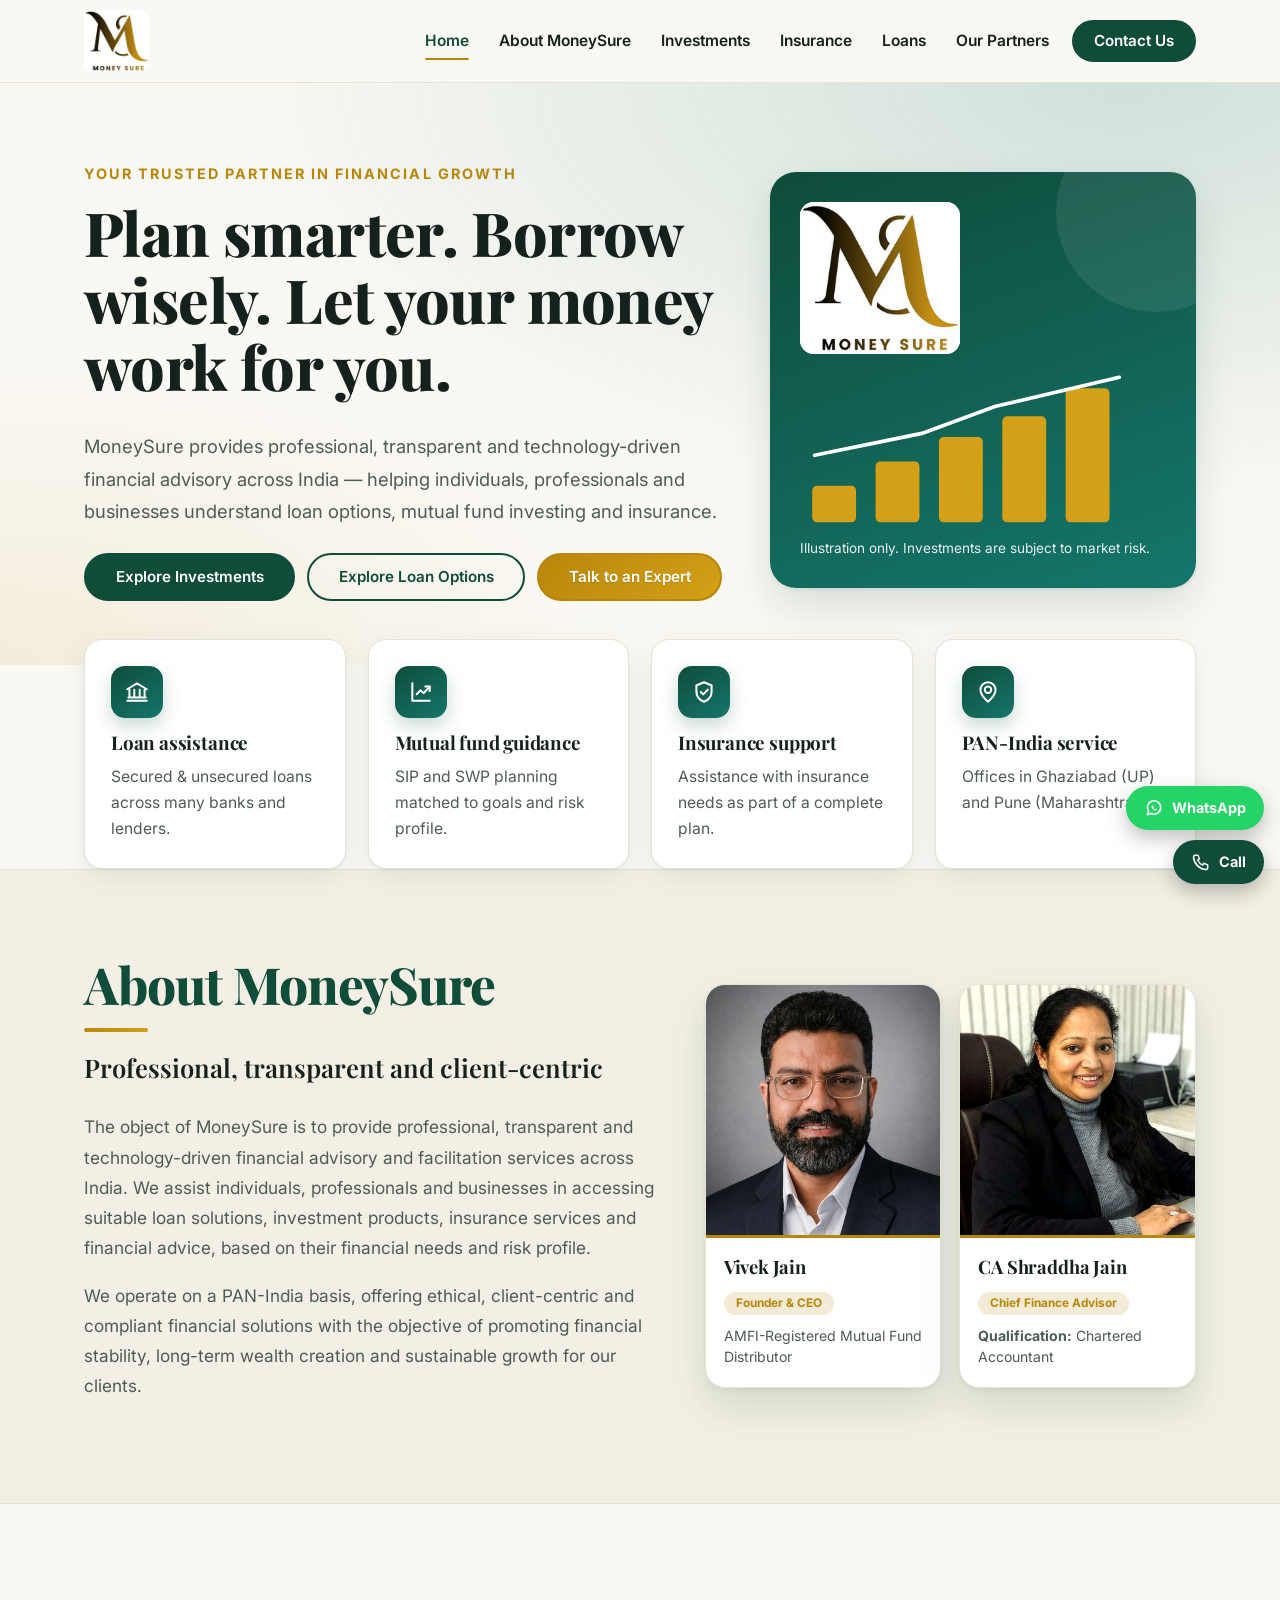
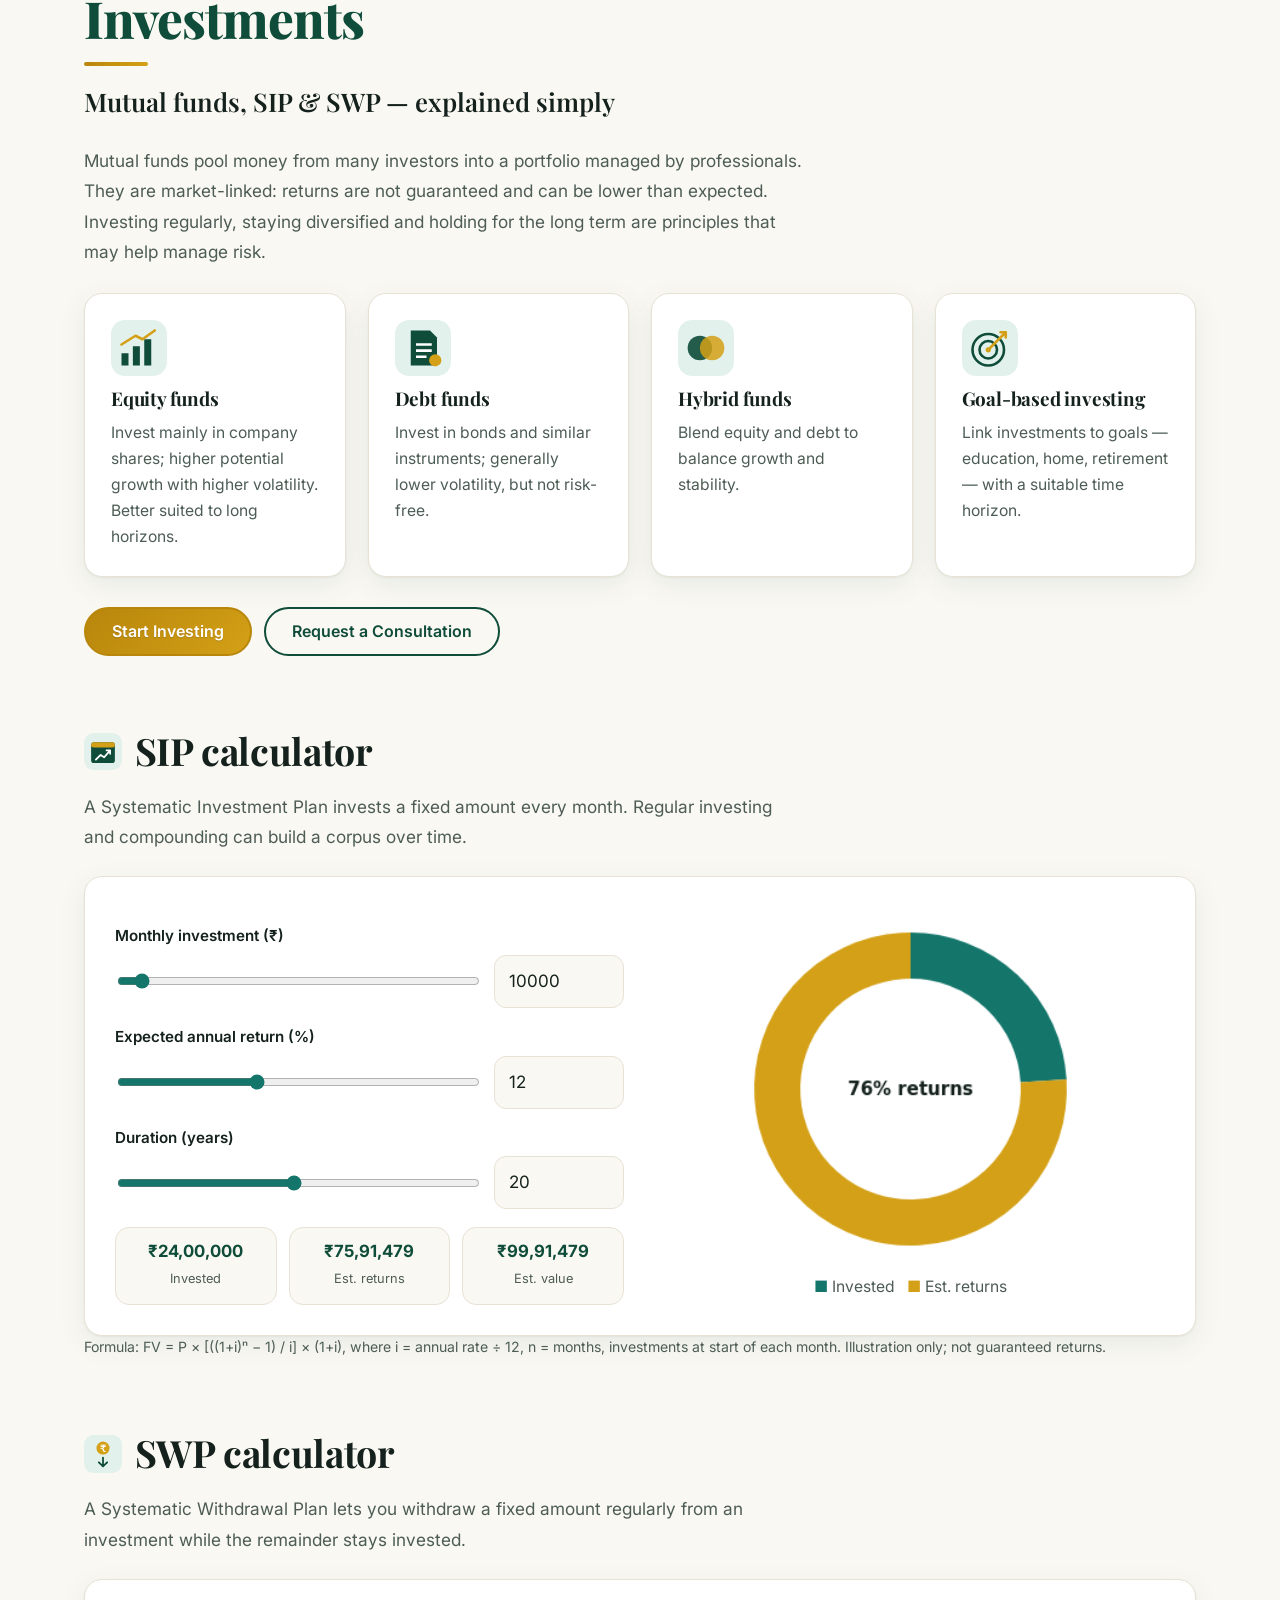
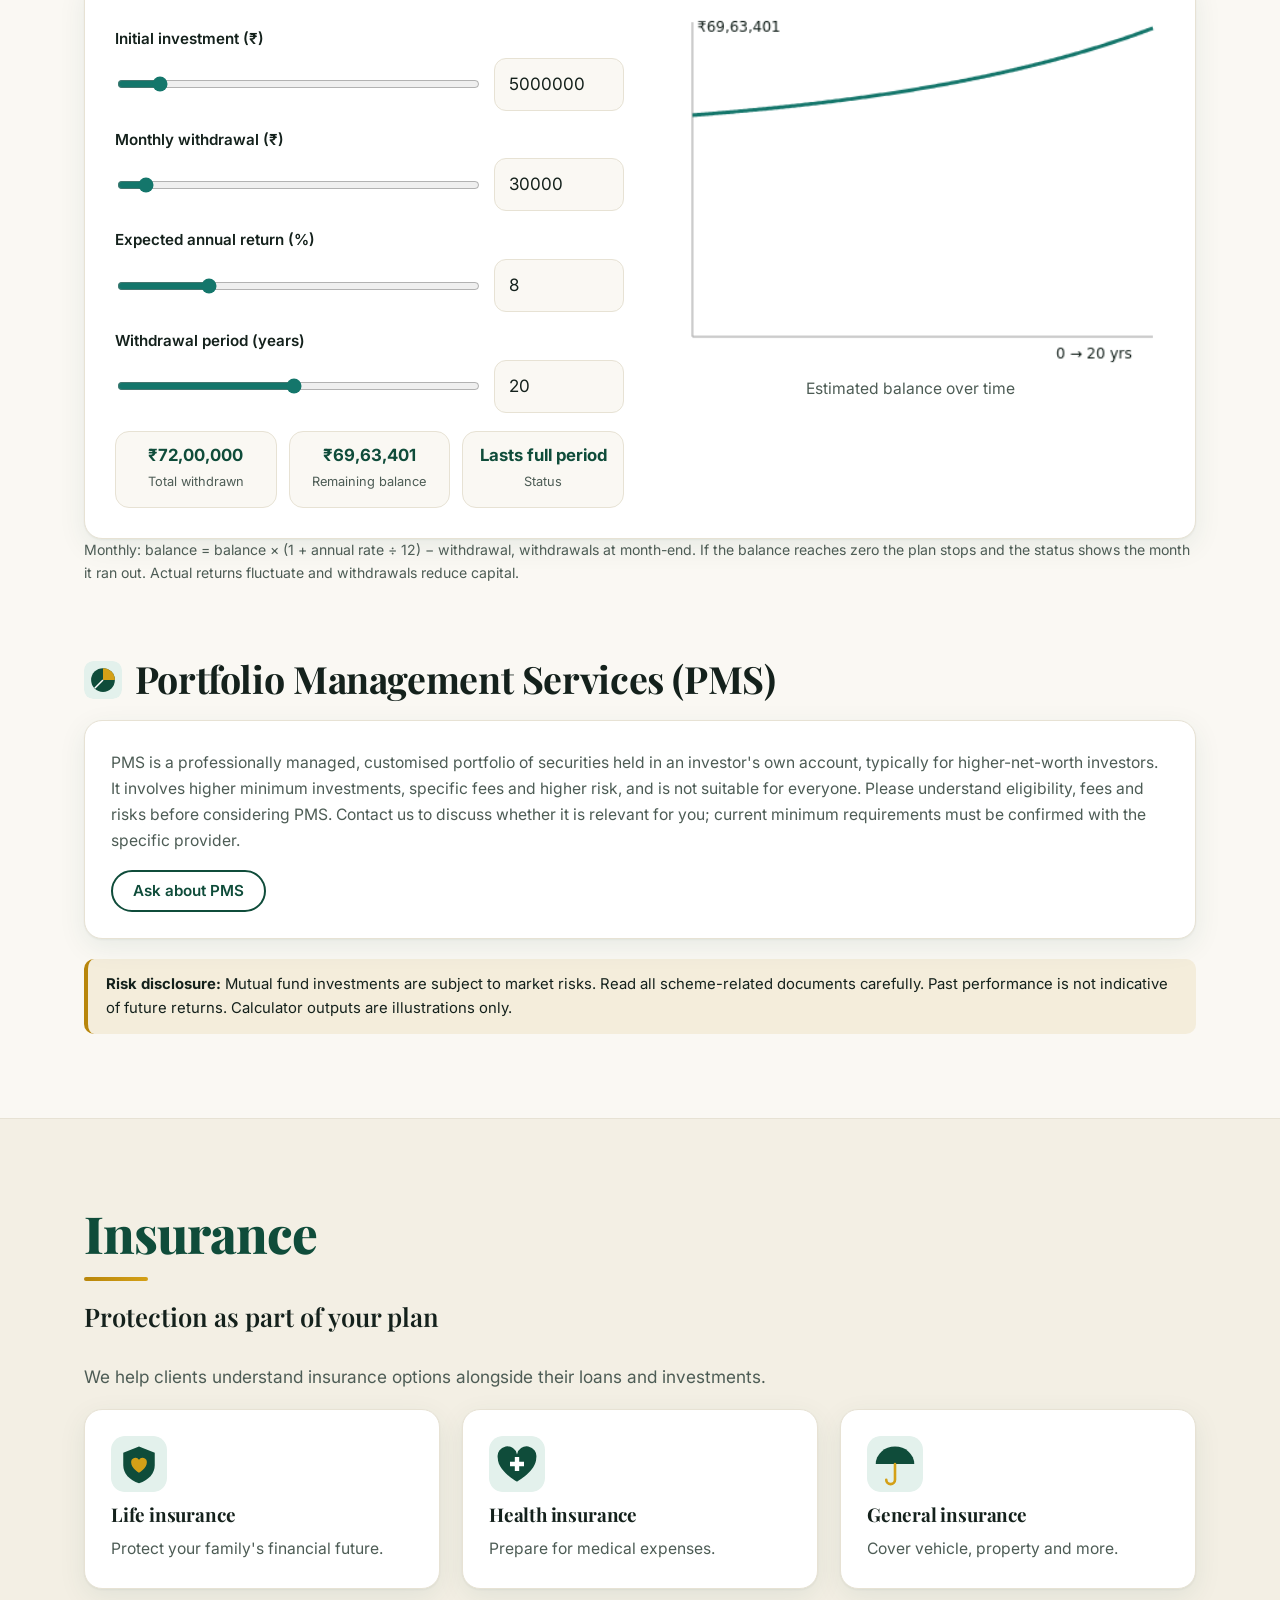
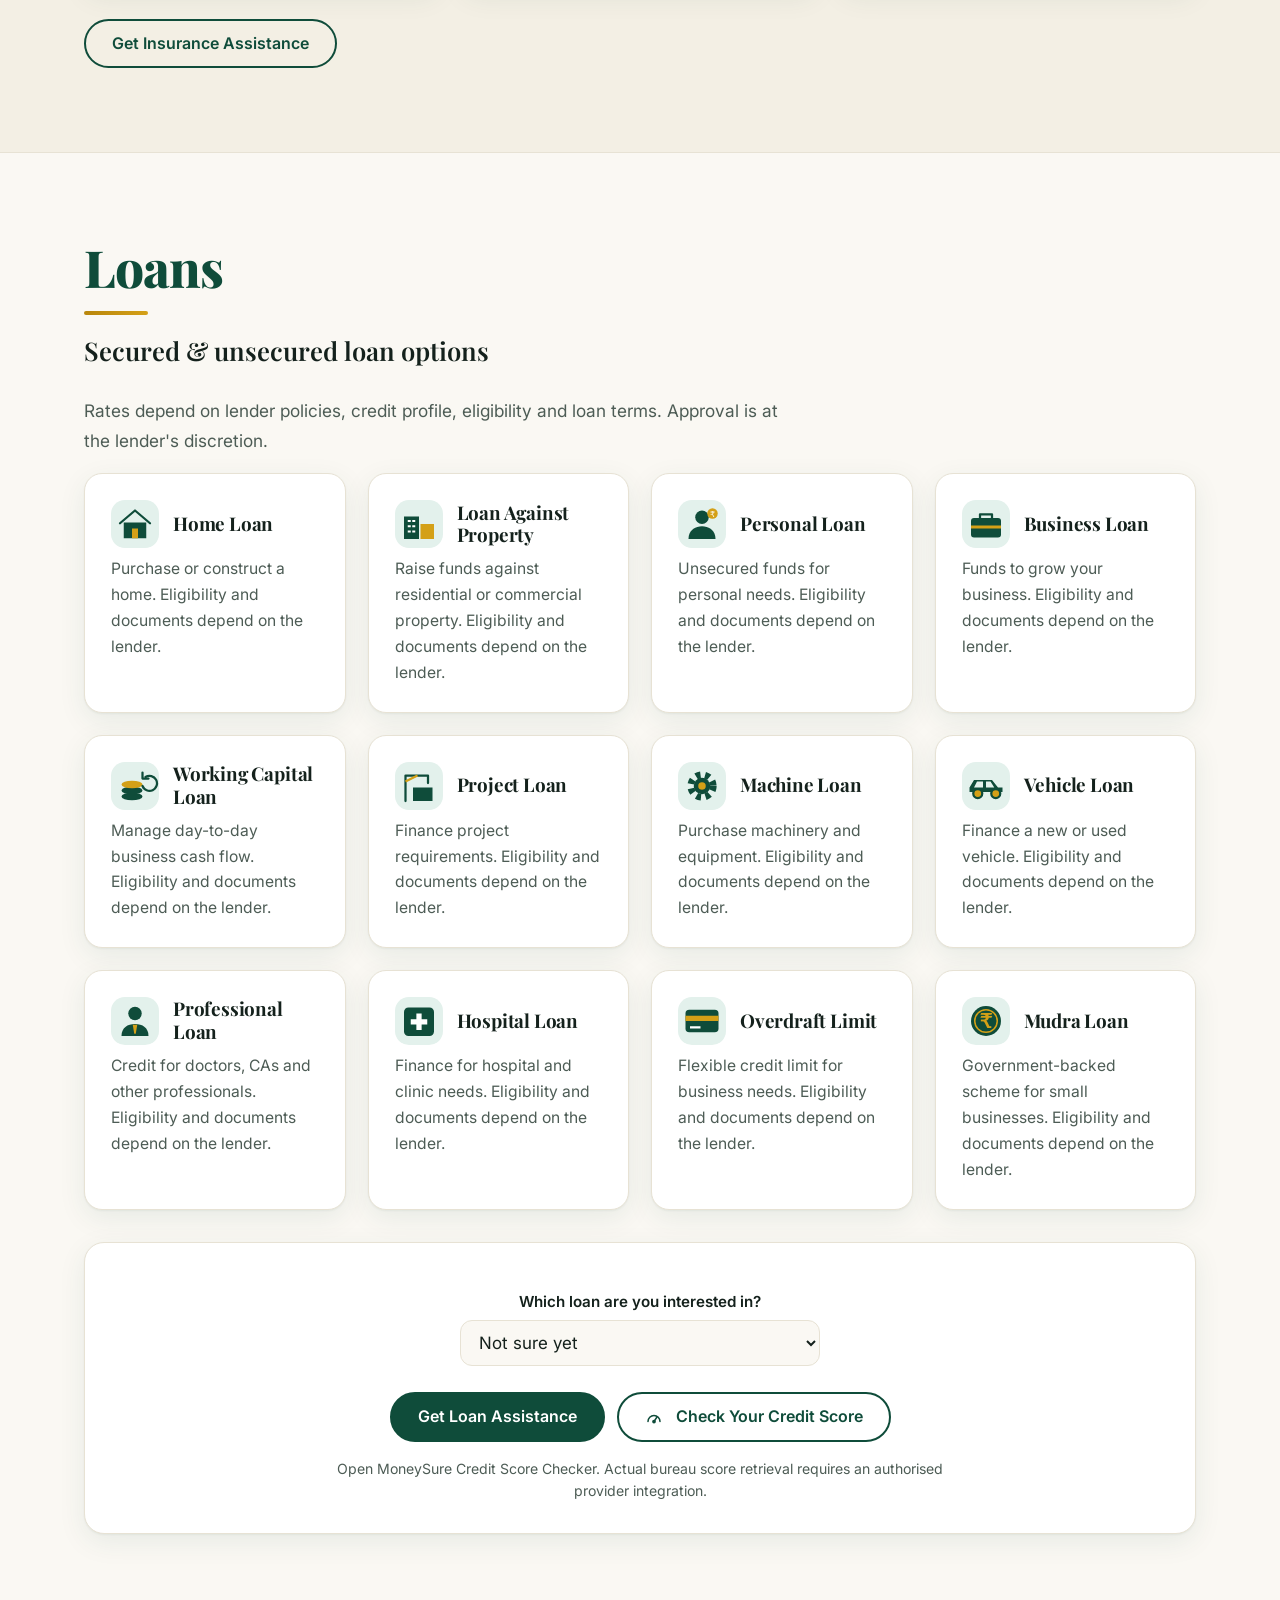
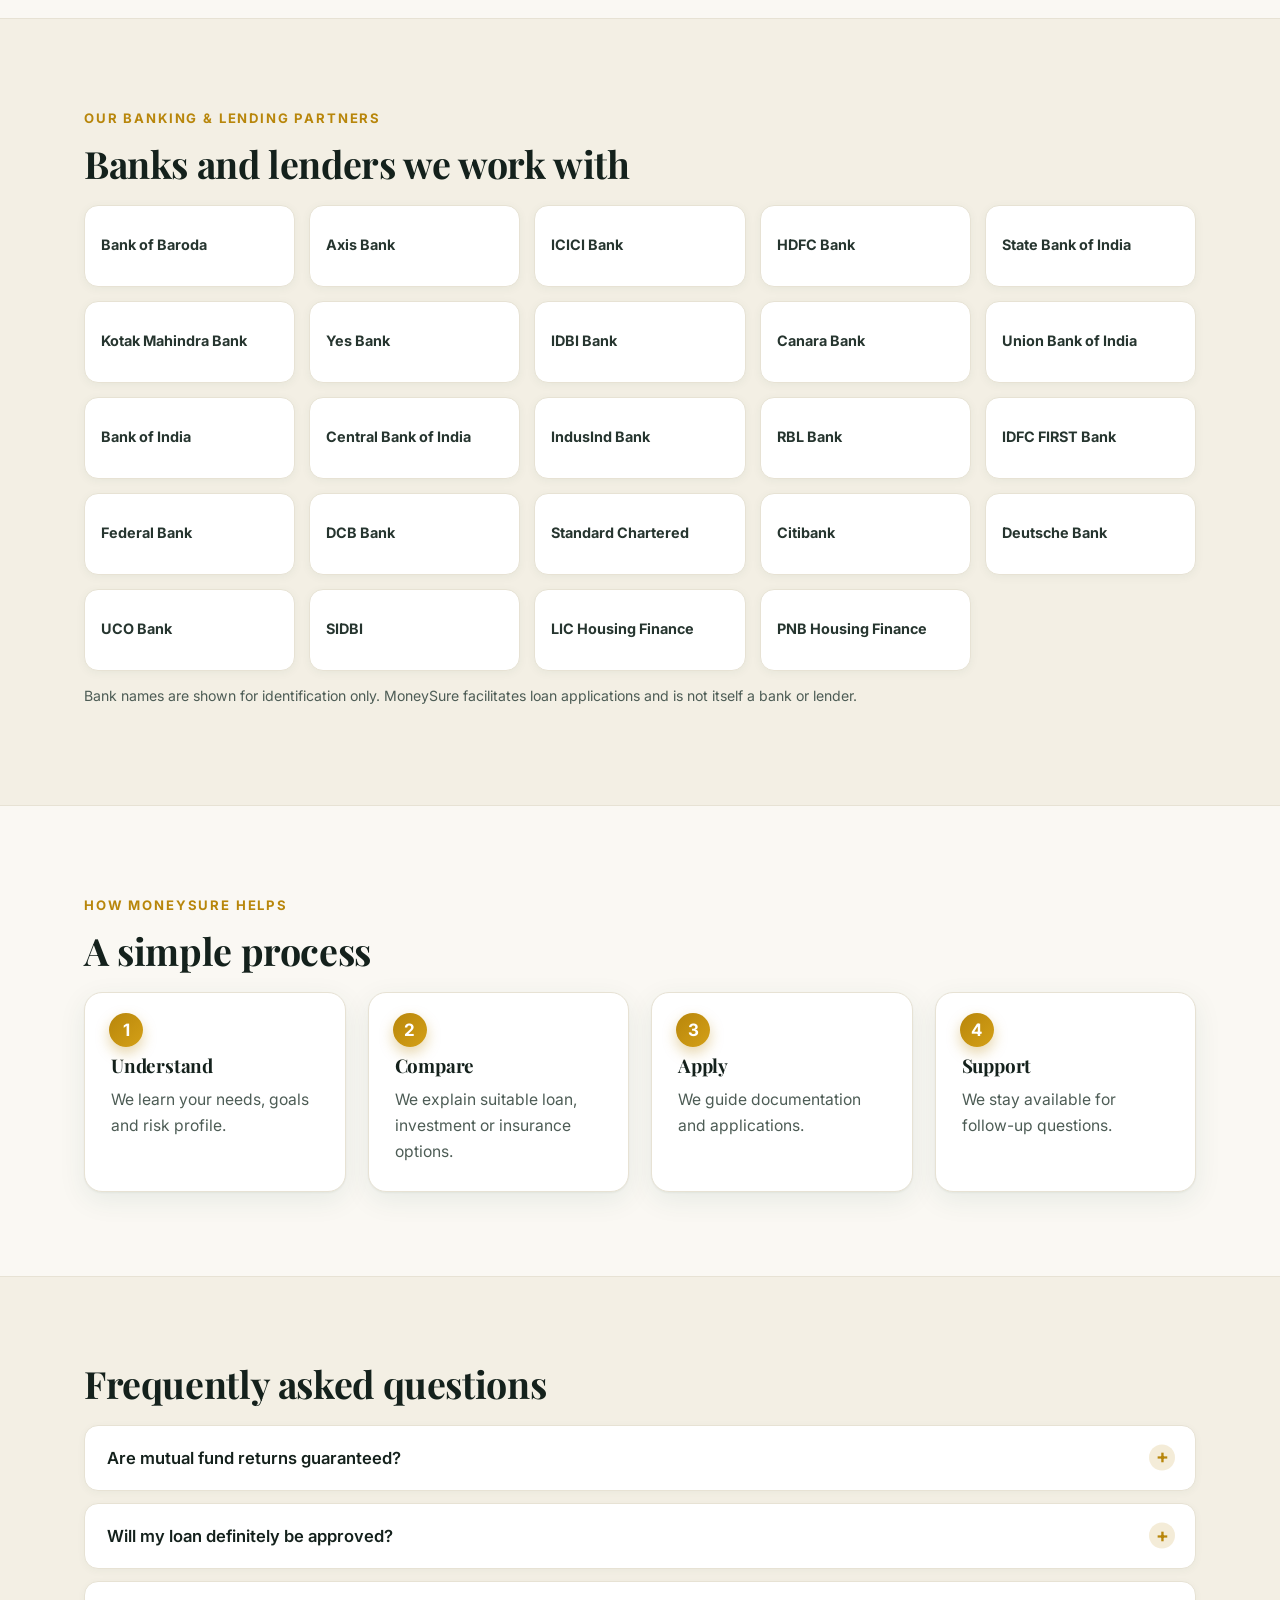
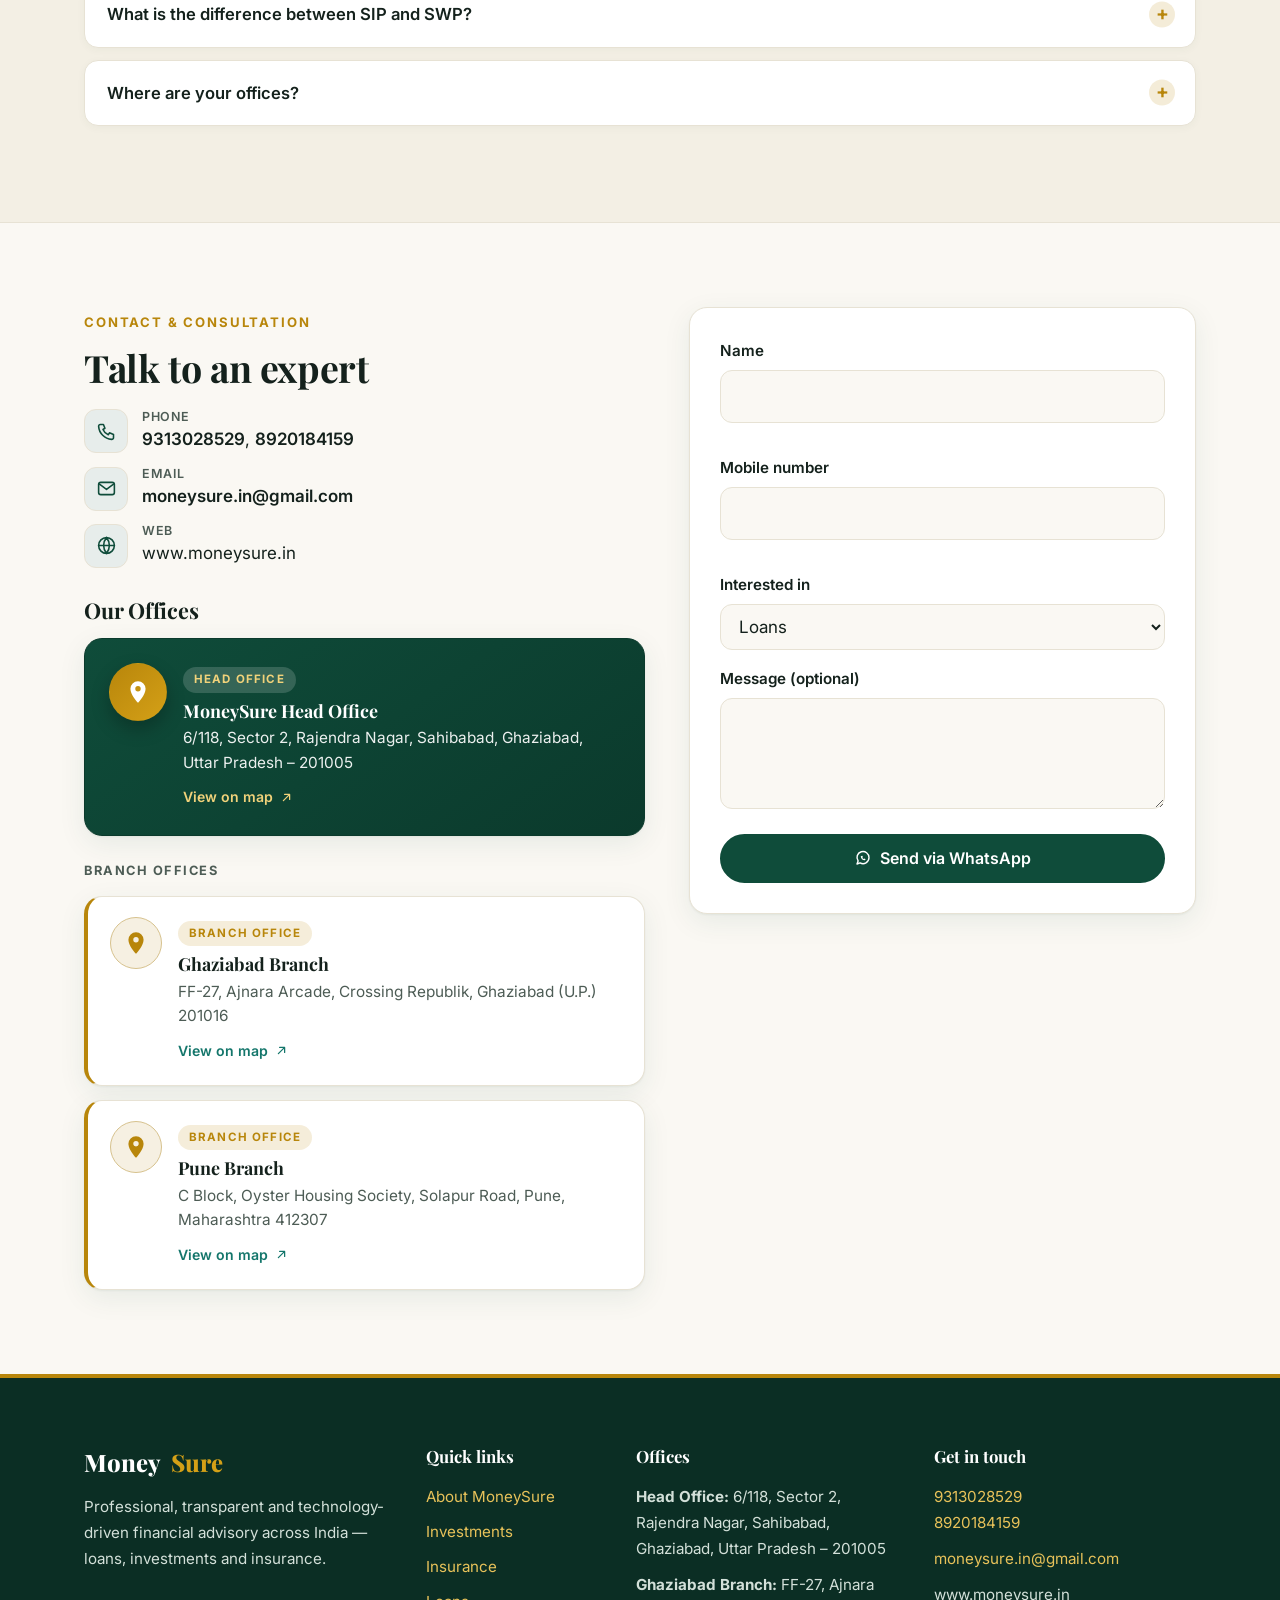
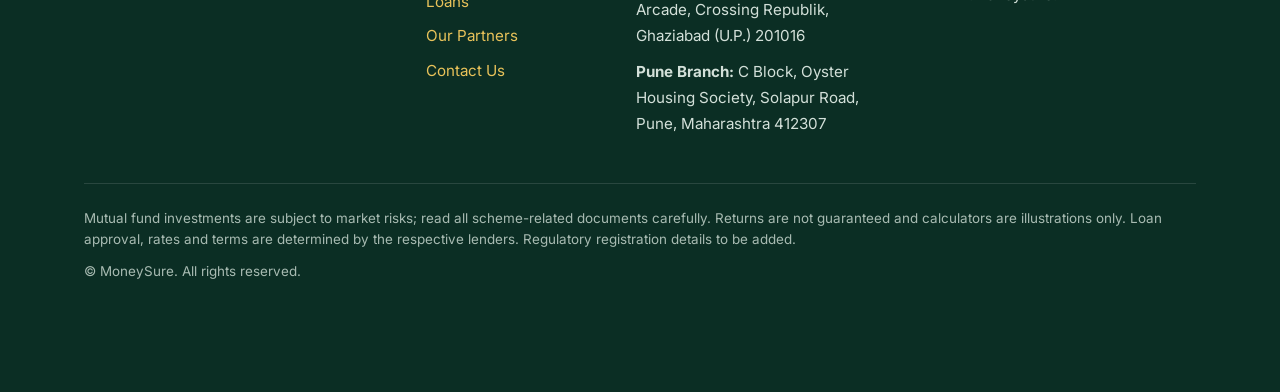
<file: index.html>
<!DOCTYPE html><html lang="en"><head><meta charset="utf-8"><meta name="viewport" content="width=device-width,initial-scale=1,viewport-fit=cover">
<title>MoneySure – Loans, Investments &amp; Financial Guidance | Ghaziabad &amp; Pune</title>
<meta name="description" content="MoneySure offers professional, transparent loan assistance, mutual fund, SIP and SWP guidance and insurance support across India. Head office: Ghaziabad.">
<link rel="icon" href="data:image/svg+xml,%3Csvg xmlns='http://www.w3.org/2000/svg' viewBox='0 0 100 100'%3E%3Crect width='100' height='100' rx='22' fill='%230f4c3a'/%3E%3Ctext x='50' y='66' font-size='52' text-anchor='middle' fill='%23d4a017' font-family='serif'%3EMS%3C/text%3E%3C/svg%3E">
<link rel="preconnect" href="https://fonts.googleapis.com"><link rel="preconnect" href="https://fonts.gstatic.com" crossorigin>
<link rel="stylesheet" href="https://fonts.googleapis.com/css2?family=Inter:wght@400;500;600;700&family=Playfair+Display:wght@600;700;800&display=swap">
<script>document.documentElement.classList.add('js')</script>
<link rel="stylesheet" href="css/style.css"></head><body>
<svg width="0" height="0" style="position:absolute" aria-hidden="true"><defs>
<symbol id="i-pin" viewBox="0 0 24 24"><path fill="currentColor" d="M12 2a7 7 0 0 0-7 7c0 5.2 6.1 12.1 6.4 12.4a.8.8 0 0 0 1.2 0C12.9 21.1 19 14.2 19 9a7 7 0 0 0-7-7Zm0 9.5A2.5 2.5 0 1 1 12 6.5a2.5 2.5 0 0 1 0 5Z"/></symbol>
<symbol id="i-phone" viewBox="0 0 24 24"><path fill="none" stroke="currentColor" stroke-width="1.8" stroke-linecap="round" stroke-linejoin="round" d="M5 4h3.5l1.7 4.3-2.2 1.4a11 11 0 0 0 6 6l1.4-2.2L20 15.5V19a2 2 0 0 1-2.2 2A16 16 0 0 1 3 6.2 2 2 0 0 1 5 4Z"/></symbol>
<symbol id="i-mail" viewBox="0 0 24 24"><g fill="none" stroke="currentColor" stroke-width="1.8" stroke-linecap="round" stroke-linejoin="round"><rect x="3" y="5" width="18" height="14" rx="2.5"/><path d="m4 7 8 6 8-6"/></g></symbol>
<symbol id="i-globe" viewBox="0 0 24 24"><g fill="none" stroke="currentColor" stroke-width="1.8" stroke-linecap="round" stroke-linejoin="round"><circle cx="12" cy="12" r="9"/><path d="M3 12h18M12 3a14 14 0 0 1 0 18M12 3a14 14 0 0 0 0 18"/></g></symbol>
<symbol id="i-bank" viewBox="0 0 24 24"><g fill="none" stroke="currentColor" stroke-width="1.8" stroke-linecap="round" stroke-linejoin="round"><path d="M3 9.5 12 4l9 5.5M5 10v7M9.5 10v7M14.5 10v7M19 10v7M3 20h18M4 17h16"/></g></symbol>
<symbol id="i-chart" viewBox="0 0 24 24"><g fill="none" stroke="currentColor" stroke-width="1.9" stroke-linecap="round" stroke-linejoin="round"><path d="M4 20V4M4 20h16"/><path d="m8 14 3.5-3.5 3 2.5L20 7"/><path d="M16 7h4v4"/></g></symbol>
<symbol id="i-shield" viewBox="0 0 24 24"><g fill="none" stroke="currentColor" stroke-width="1.9" stroke-linecap="round" stroke-linejoin="round"><path d="M12 3 5 6v5.5c0 4.4 3 8 7 9.5 4-1.5 7-5.1 7-9.5V6l-7-3Z"/><path d="m9 12 2.2 2.2L15.5 10"/></g></symbol>
<symbol id="i-india" viewBox="0 0 24 24"><g fill="none" stroke="currentColor" stroke-width="1.8" stroke-linecap="round" stroke-linejoin="round"><circle cx="12" cy="10" r="3"/><path d="M12 21s7-6 7-11a7 7 0 0 0-14 0c0 5 7 11 7 11Z"/></g></symbol>
<symbol id="i-arrow" viewBox="0 0 24 24"><g fill="none" stroke="currentColor" stroke-width="2" stroke-linecap="round" stroke-linejoin="round"><path d="M7 17 17 7M9 7h8v8"/></g></symbol>
<symbol id="i-wa" viewBox="0 0 24 24"><g fill="none" stroke="currentColor" stroke-width="1.9" stroke-linecap="round" stroke-linejoin="round"><path d="M20 11.5a8 8 0 0 1-11.9 7L4 20l1.5-4A8 8 0 1 1 20 11.5Z"/><path d="M9 9.5c0 3 2.500 5.500 5.500 5.500l1-1.500-1.800-.9-.8.800a4 4 0 0 1-1.800-1.800l.8-.8-.9-1.800Z" fill="currentColor" stroke="none"/></g></symbol>
</defs></svg>
<header><div class="w nav"><a href="#home" aria-label="MoneySure home"><img class="logo" src="assets/images/logo.jpg" alt="MoneySure logo"></a>
<button id="mb" aria-label="Open menu" aria-expanded="false">☰</button>
<nav aria-label="Main"><ul id="menu"><li><a href="#home">Home</a></li><li><a href="#about">About MoneySure</a></li><li><a href="#investments">Investments</a></li><li><a href="#insurance">Insurance</a></li><li><a href="#loans">Loans</a></li><li><a href="#partners">Our Partners</a></li><li><a class="btn s" href="#contact">Contact Us</a></li></ul></nav></div></header>
<main>
<section class="hero" id="home"><div class="w hg"><div><span class="eyebrow">Your trusted partner in financial growth</span>
<h1>Plan smarter. Borrow wisely. Let your money work for you.</h1>
<p class="lead">MoneySure provides professional, transparent and technology-driven financial advisory across India — helping individuals, professionals and businesses understand loan options, mutual fund investing and insurance.</p>
<div class="cta hero-cta"><a class="btn" href="#investments">Explore Investments</a><a class="btn o" href="#loans">Explore Loan Options</a><a class="btn gold" href="#contact">Talk to an Expert</a></div></div>
<div class="hv"><img src="assets/images/logo-hd.png" width="160" height="152" alt="MoneySure"><svg viewBox="0 0 300 130" aria-hidden="true"><g fill="#d4a017"><rect x="10" y="95" width="36" height="30" rx="4"/><rect x="62" y="75" width="36" height="50" rx="4"/><rect x="114" y="55" width="36" height="70" rx="4"/><rect x="166" y="38" width="36" height="87" rx="4"/><rect x="218" y="15" width="36" height="110" rx="4"/></g><path d="M12 70 L100 52 L160 30 L262 6" stroke="#fff" stroke-width="3" fill="none" stroke-linecap="round"/></svg><small>Illustration only. Investments are subject to market risk.</small></div></div></section>

<section class="feat-sec"><div class="w grid">
<div class="card"><div class="ficon"><svg aria-hidden="true"><use href="#i-bank"/></svg></div><h3>Loan assistance</h3><p>Secured &amp; unsecured loans across many banks and lenders.</p></div>
<div class="card"><div class="ficon"><svg aria-hidden="true"><use href="#i-chart"/></svg></div><h3>Mutual fund guidance</h3><p>SIP and SWP planning matched to goals and risk profile.</p></div>
<div class="card"><div class="ficon"><svg aria-hidden="true"><use href="#i-shield"/></svg></div><h3>Insurance support</h3><p>Assistance with insurance needs as part of a complete plan.</p></div>
<div class="card"><div class="ficon"><svg aria-hidden="true"><use href="#i-india"/></svg></div><h3>PAN-India service</h3><p>Offices in Ghaziabad (UP) and Pune (Maharashtra).</p></div></div></section>

<section class="alt" id="about"><div class="w about-layout"><div class="about-copy"><div class="sec-head"><h2 class="sec-title">About MoneySure</h2><p class="sec-sub">Professional, transparent and client-centric</p></div>
<p class="lead">The object of MoneySure is to provide professional, transparent and technology-driven financial advisory and facilitation services across India. We assist individuals, professionals and businesses in accessing suitable loan solutions, investment products, insurance services and financial advice, based on their financial needs and risk profile.</p>
<p class="lead">We operate on a PAN-India basis, offering ethical, client-centric and compliant financial solutions with the objective of promoting financial stability, long-term wealth creation and sustainable growth for our clients.</p></div>
<div class="team"><div class="card"><img src="assets/images/team/vivek-jain.jpg" alt="Vivek Jain" width="400" height="500" loading="lazy"><div class="tb"><h3>Vivek Jain</h3><span class="tag">Founder &amp; CEO</span><p>AMFI-Registered Mutual Fund Distributor</p></div></div>
<div class="card"><img src="assets/images/team/shraddha-jain.jpg" alt="CA Shraddha Jain" width="400" height="500" loading="lazy"><div class="tb"><h3>CA Shraddha Jain</h3><span class="tag">Chief Finance Advisor</span><p><b>Qualification:</b> Chartered Accountant</p></div></div></div></div></section>

<section id="investments"><div class="w"><div class="sec-head"><h2 class="sec-title">Investments</h2><p class="sec-sub">Mutual funds, SIP &amp; SWP — explained simply</p></div>
<p class="lead">Mutual funds pool money from many investors into a portfolio managed by professionals. They are market-linked: returns are not guaranteed and can be lower than expected. Investing regularly, staying diversified and holding for the long term are principles that may help manage risk.</p>
<div class="grid" style="margin-top:26px">
<div class="card"><img class="ci" src="assets/images/invest/equity.svg" alt="" width="56" height="56" loading="lazy"><h3>Equity funds</h3><p>Invest mainly in company shares; higher potential growth with higher volatility. Better suited to long horizons.</p></div>
<div class="card"><img class="ci" src="assets/images/invest/debt.svg" alt="" width="56" height="56" loading="lazy"><h3>Debt funds</h3><p>Invest in bonds and similar instruments; generally lower volatility, but not risk-free.</p></div>
<div class="card"><img class="ci" src="assets/images/invest/hybrid.svg" alt="" width="56" height="56" loading="lazy"><h3>Hybrid funds</h3><p>Blend equity and debt to balance growth and stability.</p></div>
<div class="card"><img class="ci" src="assets/images/invest/goal.svg" alt="" width="56" height="56" loading="lazy"><h3>Goal-based investing</h3><p>Link investments to goals — education, home, retirement — with a suitable time horizon.</p></div></div>
<div class="cta" style="margin-top:30px"><a class="btn gold" data-wa="Investments – Start Investing" href="#contact">Start Investing</a><a class="btn o" href="#contact">Request a Consultation</a></div>

<h2 id="sip" style="margin-top:72px"><img class="h-ic" src="assets/images/invest/sip.svg" alt="">SIP calculator</h2>
<p class="lead">A Systematic Investment Plan invests a fixed amount every month. Regular investing and compounding can build a corpus over time.</p>
<div class="card calc"><div>
<label for="s1">Monthly investment (₹)</label><div class="row"><input type="range" id="s1r" min="500" max="200000" step="500" value="10000"><input type="number" id="s1" min="500" max="1000000" value="10000"></div>
<label for="s2">Expected annual return (%)</label><div class="row"><input type="range" id="s2r" min="1" max="30" step="0.5" value="12"><input type="number" id="s2" min="1" max="30" step="0.5" value="12"></div>
<label for="s3">Duration (years)</label><div class="row"><input type="range" id="s3r" min="1" max="40" value="20"><input type="number" id="s3" min="1" max="40" value="20"></div>
<div class="res"><div><b id="so1"></b><span>Invested</span></div><div><b id="so2"></b><span>Est. returns</span></div><div><b id="so3"></b><span>Est. value</span></div></div></div>
<div><canvas id="sc" width="420" height="300" role="img" aria-label="Chart of invested amount versus estimated returns"></canvas><p class="note" style="text-align:center"><span style="color:#14766b">■</span> Invested &nbsp; <span style="color:#d4a017">■</span> Est. returns</p></div></div>
<p class="note">Formula: FV = P × [((1+i)ⁿ − 1) / i] × (1+i), where i = annual rate ÷ 12, n = months, investments at start of each month. Illustration only; not guaranteed returns.</p>

<h2 id="swp" style="margin-top:72px"><img class="h-ic" src="assets/images/invest/swp.svg" alt="">SWP calculator</h2>
<p class="lead">A Systematic Withdrawal Plan lets you withdraw a fixed amount regularly from an investment while the remainder stays invested.</p>
<div class="card calc"><div>
<label for="w1">Initial investment (₹)</label><div class="row"><input type="range" id="w1r" min="100000" max="50000000" step="100000" value="5000000"><input type="number" id="w1" min="10000" value="5000000"></div>
<label for="w2">Monthly withdrawal (₹)</label><div class="row"><input type="range" id="w2r" min="1000" max="500000" step="1000" value="30000"><input type="number" id="w2" min="500" value="30000"></div>
<label for="w3">Expected annual return (%)</label><div class="row"><input type="range" id="w3r" min="1" max="30" step="0.5" value="8"><input type="number" id="w3" min="1" max="30" step="0.5" value="8"></div>
<label for="w4">Withdrawal period (years)</label><div class="row"><input type="range" id="w4r" min="1" max="40" value="20"><input type="number" id="w4" min="1" max="40" value="20"></div>
<div class="res"><div><b id="wo1"></b><span>Total withdrawn</span></div><div><b id="wo2"></b><span>Remaining balance</span></div><div><b id="wo3"></b><span>Status</span></div></div></div>
<div><canvas id="wc" width="420" height="300" role="img" aria-label="Chart of estimated remaining balance over time"></canvas><p class="note" style="text-align:center">Estimated balance over time</p></div></div>
<p class="note">Monthly: balance = balance × (1 + annual rate ÷ 12) − withdrawal, withdrawals at month-end. If the balance reaches zero the plan stops and the status shows the month it ran out. Actual returns fluctuate and withdrawals reduce capital.</p>

<h2 style="margin-top:72px"><img class="h-ic" src="assets/images/invest/pms.svg" alt="">Portfolio Management Services (PMS)</h2>
<div class="card"><p>PMS is a professionally managed, customised portfolio of securities held in an investor's own account, typically for higher-net-worth investors. It involves higher minimum investments, specific fees and higher risk, and is not suitable for everyone. Please understand eligibility, fees and risks before considering PMS. Contact us to discuss whether it is relevant for you; current minimum requirements must be confirmed with the specific provider.</p><a class="btn o s" data-wa="PMS information" href="#contact">Ask about PMS</a></div>
<div class="warn"><b>Risk disclosure:</b> Mutual fund investments are subject to market risks. Read all scheme-related documents carefully. Past performance is not indicative of future returns. Calculator outputs are illustrations only.</div></div></section>

<section class="alt" id="insurance"><div class="w"><div class="sec-head"><h2 class="sec-title">Insurance</h2><p class="sec-sub">Protection as part of your plan</p></div>
<p class="lead">We help clients understand insurance options alongside their loans and investments.</p>
<div class="grid"><div class="card"><img class="ci" src="assets/images/insurance/life.svg" alt="" width="56" height="56" loading="lazy"><h3>Life insurance</h3><p>Protect your family's financial future.</p></div><div class="card"><img class="ci" src="assets/images/insurance/health.svg" alt="" width="56" height="56" loading="lazy"><h3>Health insurance</h3><p>Prepare for medical expenses.</p></div><div class="card"><img class="ci" src="assets/images/insurance/general.svg" alt="" width="56" height="56" loading="lazy"><h3>General insurance</h3><p>Cover vehicle, property and more.</p></div></div>
<div class="cta" style="margin-top:30px"><a class="btn o" data-wa="Insurance assistance" href="#contact">Get Insurance Assistance</a></div></div></section>

<section id="loans"><div class="w"><div class="sec-head"><h2 class="sec-title">Loans</h2><p class="sec-sub">Secured &amp; unsecured loan options</p></div>
<p class="lead">Rates depend on lender policies, credit profile, eligibility and loan terms. Approval is at the lender's discretion.</p><div class="grid" id="lg"></div>
<div class="loan-cta"><label for="lt">Which loan are you interested in?</label><select id="lt"></select>
<div class="cta"><a class="btn" id="la" target="_blank" rel="noopener">Get Loan Assistance</a><a class="btn o" id="cs"><svg viewBox="0 0 24 24" fill="none" stroke="currentColor" stroke-width="2" stroke-linecap="round" aria-hidden="true"><path d="M4 18a8 8 0 1 1 16 0"/><path d="M12 18l4-6"/><circle cx="12" cy="18" r="1.5" fill="currentColor"/></svg>Check Your Credit Score</a></div>
<p class="note">Open MoneySure Credit Score Checker. Actual bureau score retrieval requires an authorised provider integration.</p></div></div></section>

<section class="alt" id="partners"><div class="w"><span class="eyebrow">Our Banking &amp; Lending Partners</span><h2>Banks and lenders we work with</h2><div class="banks" id="bg"></div>
<p class="note" style="margin-top:14px">Bank names are shown for identification only. MoneySure facilitates loan applications and is not itself a bank or lender.</p></div></section>

<section><div class="w"><span class="eyebrow">How MoneySure helps</span><h2>A simple process</h2><div class="grid steps">
<div class="card"><h3>Understand</h3><p>We learn your needs, goals and risk profile.</p></div><div class="card"><h3>Compare</h3><p>We explain suitable loan, investment or insurance options.</p></div><div class="card"><h3>Apply</h3><p>We guide documentation and applications.</p></div><div class="card"><h3>Support</h3><p>We stay available for follow-up questions.</p></div></div></div></section>

<section class="alt"><div class="w"><h2>Frequently asked questions</h2>
<details><summary>Are mutual fund returns guaranteed?</summary><p>No. They are market-linked and can fall as well as rise.</p></details>
<details><summary>Will my loan definitely be approved?</summary><p>No. Approval and rates depend on the lender's policy and your credit profile and eligibility.</p></details>
<details><summary>What is the difference between SIP and SWP?</summary><p>A SIP invests a fixed amount regularly; an SWP withdraws a fixed amount regularly from an existing investment.</p></details>
<details><summary>Where are your offices?</summary><p>Head Office: 6/118, Sector 2, Rajendra Nagar, Sahibabad, Ghaziabad, Uttar Pradesh – 201005. Branch offices: Crossing Republik, Ghaziabad and Solapur Road, Pune.</p></details></div></section>

<section id="contact"><div class="w cg"><div><span class="eyebrow">Contact &amp; consultation</span><h2>Talk to an expert</h2>
<ul class="contact-list">
<li><span class="ci-ic"><svg aria-hidden="true"><use href="#i-phone"/></svg></span><div><small>Phone</small><a href="tel:+919313028529">9313028529</a>, <a href="tel:+918920184159">8920184159</a></div></li>
<li><span class="ci-ic"><svg aria-hidden="true"><use href="#i-mail"/></svg></span><div><small>Email</small><a href="mailto:moneysure.in@gmail.com">moneysure.in@gmail.com</a></div></li>
<li><span class="ci-ic"><svg aria-hidden="true"><use href="#i-globe"/></svg></span><div><small>Web</small>www.moneysure.in</div></li></ul>
<h3 class="offices-title">Our Offices</h3>
<div class="offices">
<div class="office head"><span class="pin"><svg aria-hidden="true"><use href="#i-pin"/></svg></span><div class="office-body"><span class="badge">Head Office</span><h4>MoneySure Head Office</h4><address>6/118, Sector 2, Rajendra Nagar, Sahibabad, Ghaziabad, Uttar Pradesh – 201005</address><a class="map-link" target="_blank" rel="noopener" href="https://www.google.com/maps/search/?api=1&amp;query=6%2F118%2C%20Sector%202%2C%20Rajendra%20Nagar%2C%20Sahibabad%2C%20Ghaziabad%2C%20Uttar%20Pradesh%20201005">View on map <svg aria-hidden="true"><use href="#i-arrow"/></svg></a></div></div>
<div class="branch-label">Branch Offices</div>
<div class="branches">
<div class="office branch"><span class="pin"><svg aria-hidden="true"><use href="#i-pin"/></svg></span><div class="office-body"><span class="badge">Branch Office</span><h4>Ghaziabad Branch</h4><address>FF-27, Ajnara Arcade, Crossing Republik, Ghaziabad (U.P.) 201016</address><a class="map-link" target="_blank" rel="noopener" href="https://www.google.com/maps/search/?api=1&amp;query=FF-27%2C%20Ajnara%20Arcade%2C%20Crossing%20Republik%2C%20Ghaziabad%20201016">View on map <svg aria-hidden="true"><use href="#i-arrow"/></svg></a></div></div>
<div class="office branch"><span class="pin"><svg aria-hidden="true"><use href="#i-pin"/></svg></span><div class="office-body"><span class="badge">Branch Office</span><h4>Pune Branch</h4><address>C Block, Oyster Housing Society, Solapur Road, Pune, Maharashtra 412307</address><a class="map-link" target="_blank" rel="noopener" href="https://www.google.com/maps/search/?api=1&amp;query=Oyster%20Housing%20Society%2C%20Solapur%20Road%2C%20Pune%20412307">View on map <svg aria-hidden="true"><use href="#i-arrow"/></svg></a></div></div>
</div></div></div>
<form class="card" id="f" novalidate><label for="n" style="margin-top:0">Name</label><input id="n" autocomplete="name"><div class="err" id="en"></div>
<label for="p">Mobile number</label><input id="p" inputmode="numeric" autocomplete="tel"><div class="err" id="ep"></div>
<label for="i">Interested in</label><select id="i"></select>
<label for="m">Message (optional)</label><textarea id="m" rows="3"></textarea>
<button class="btn" style="margin-top:16px;width:100%" type="submit"><svg aria-hidden="true"><use href="#i-wa"/></svg>Send via WhatsApp</button><div id="ok" role="status"></div></form></div></section>
</main>
<footer><div class="w"><div class="fg">
<div><div class="brand">Money<span>Sure</span></div><p>Professional, transparent and technology-driven financial advisory across India — loans, investments and insurance.</p></div>
<div><h4>Quick links</h4><ul><li><a href="#about">About MoneySure</a></li><li><a href="#investments">Investments</a></li><li><a href="#insurance">Insurance</a></li><li><a href="#loans">Loans</a></li><li><a href="#partners">Our Partners</a></li><li><a href="#contact">Contact Us</a></li></ul></div>
<div><h4>Offices</h4><p><b>Head Office:</b> 6/118, Sector 2, Rajendra Nagar, Sahibabad, Ghaziabad, Uttar Pradesh – 201005</p><p><b>Ghaziabad Branch:</b> FF-27, Ajnara Arcade, Crossing Republik, Ghaziabad (U.P.) 201016</p><p><b>Pune Branch:</b> C Block, Oyster Housing Society, Solapur Road, Pune, Maharashtra 412307</p></div>
<div><h4>Get in touch</h4><p><a href="tel:+919313028529">9313028529</a><br><a href="tel:+918920184159">8920184159</a></p><p><a href="mailto:moneysure.in@gmail.com">moneysure.in@gmail.com</a></p><p>www.moneysure.in</p></div></div>
<div class="fbot"><p class="note">Mutual fund investments are subject to market risks; read all scheme-related documents carefully. Returns are not guaranteed and calculators are illustrations only. Loan approval, rates and terms are determined by the respective lenders. Regulatory registration details to be added.</p><p class="note">© MoneySure. All rights reserved.</p></div></div></footer>
<div class="floating-contact" aria-label="Quick contact">
<a class="fab fab-whatsapp" id="fab" target="_blank" rel="noopener" aria-label="Chat on WhatsApp" title="WhatsApp"><svg aria-hidden="true"><use href="#i-wa"/></svg><span>WhatsApp</span></a>
<a class="fab fab-call" id="callFab" href="tel:+919313028529" aria-label="Call MoneySure" title="Call MoneySure"><svg aria-hidden="true"><use href="#i-phone"/></svg><span>Call</span></a>
</div>
<script src="js/script.js"></script></body></html>
</file>
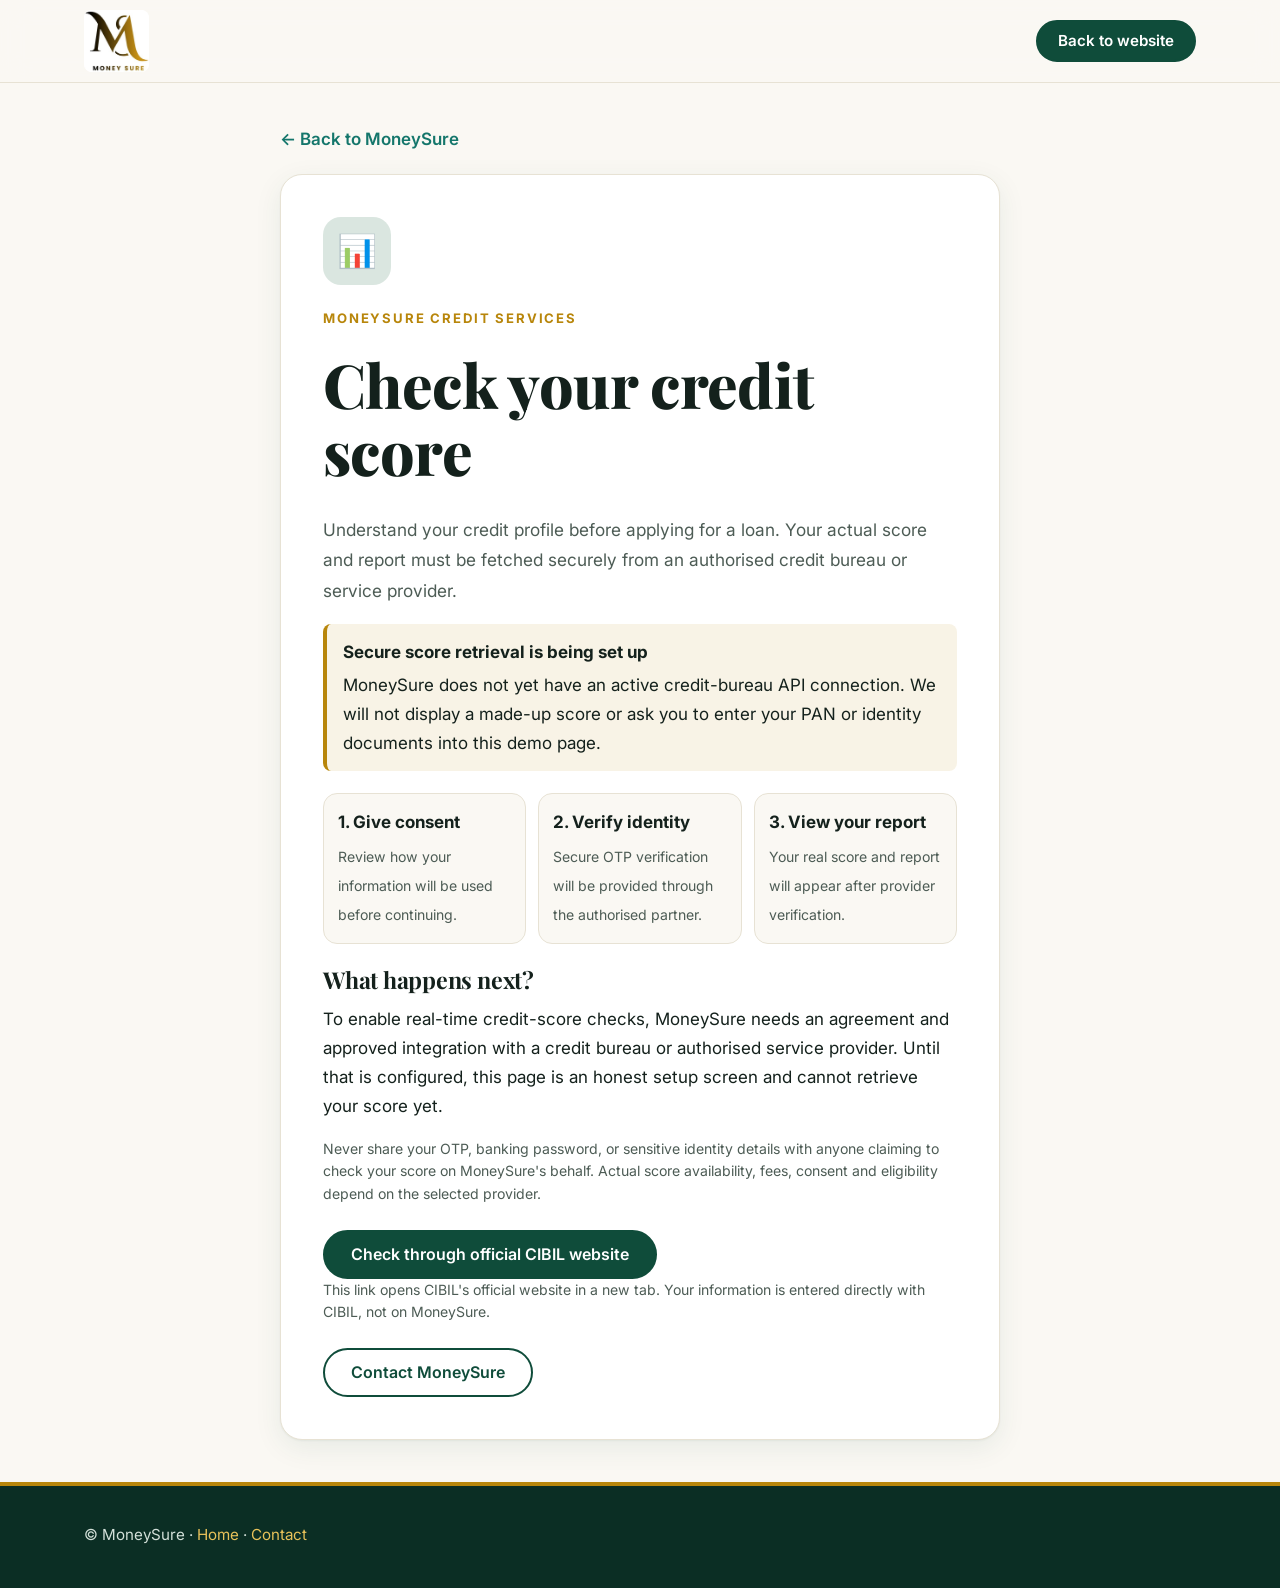
<file: credit-score.html>
<!DOCTYPE html><html lang="en"><head><meta charset="utf-8"><meta name="viewport" content="width=device-width,initial-scale=1"><title>Credit Score Checker | MoneySure</title><meta name="description" content="MoneySure credit score checker information and secure score-checking flow."><link rel="preconnect" href="https://fonts.googleapis.com"><link rel="preconnect" href="https://fonts.gstatic.com" crossorigin><link rel="stylesheet" href="https://fonts.googleapis.com/css2?family=Inter:wght@400;500;600;700&family=Playfair+Display:wght@600;700;800&display=swap"><link rel="stylesheet" href="css/style.css"><style>.score-wrap{max-width:760px;margin:42px auto;padding:0 20px}.score-card{background:var(--card);border:1px solid var(--line);border-radius:22px;padding:clamp(22px,5vw,42px);box-shadow:var(--sh)}.score-icon{width:68px;height:68px;border-radius:18px;background:color-mix(in srgb,var(--t) 14%,var(--bg));display:grid;place-items:center;font-size:2rem;margin-bottom:18px}.score-card .steps{display:grid;counter-reset:none;grid-template-columns:repeat(auto-fit,minmax(150px,1fr));gap:12px;margin:22px 0}.step{background:var(--bg);border:1px solid var(--line);border-radius:14px;padding:14px}.step b{display:block;margin-bottom:5px}.step span{font-size:.88rem;color:var(--mut)}.score-card .btn{margin-top:10px}.back{display:inline-block;margin-bottom:20px;text-decoration:none;font-weight:600}.status{padding:14px 16px;border-left:4px solid var(--gold);border-radius:8px;background:color-mix(in srgb,var(--gold) 10%,transparent);margin:18px 0}.consent{display:flex;gap:10px;align-items:flex-start;margin:18px 0}.consent input{width:auto;margin-top:7px}.consent label{margin:0;font-weight:400}.status strong{display:block;margin-bottom:4px}</style></head><body>
<header><div class="w nav"><a href="index.html" aria-label="MoneySure home"><img class="logo" src="assets/images/logo.jpg" alt="MoneySure logo"></a><a class="btn s" href="index.html">Back to website</a></div></header>
<main class="score-wrap"><a class="back" href="index.html">← Back to MoneySure</a><div class="score-card"><div class="score-icon" aria-hidden="true">📊</div><span class="eyebrow">MoneySure Credit Services</span><h1 style="margin-top:10px">Check your credit score</h1><p class="lead">Understand your credit profile before applying for a loan. Your actual score and report must be fetched securely from an authorised credit bureau or service provider.</p>
<div class="status"><strong>Secure score retrieval is being set up</strong>MoneySure does not yet have an active credit-bureau API connection. We will not display a made-up score or ask you to enter your PAN or identity documents into this demo page.</div>
<div class="steps"><div class="step"><b>1. Give consent</b><span>Review how your information will be used before continuing.</span></div><div class="step"><b>2. Verify identity</b><span>Secure OTP verification will be provided through the authorised partner.</span></div><div class="step"><b>3. View your report</b><span>Your real score and report will appear after provider verification.</span></div></div>
<h2 style="font-size:1.45rem">What happens next?</h2><p>To enable real-time credit-score checks, MoneySure needs an agreement and approved integration with a credit bureau or authorised service provider. Until that is configured, this page is an honest setup screen and cannot retrieve your score yet.</p><p class="note">Never share your OTP, banking password, or sensitive identity details with anyone claiming to check your score on MoneySure's behalf. Actual score availability, fees, consent and eligibility depend on the selected provider.</p><a class="btn" href="https://www.cibil.com/freecibilscore" target="_blank" rel="noopener noreferrer">Check through official CIBIL website</a><p class="note">This link opens CIBIL's official website in a new tab. Your information is entered directly with CIBIL, not on MoneySure.</p><a href="index.html#contact" class="btn o">Contact MoneySure</a></div></main>
<footer style="padding:36px 0 40px"><div class="w"><p style="margin:0">© MoneySure · <a href="index.html">Home</a> · <a href="index.html#contact">Contact</a></p></div></footer></body></html>
</file>
<file: css/style.css>
/* ==========================================================================
   MoneySure — stylesheet (v3 premium refinement)
   Brand: deep green + gold on warm ivory. Fonts: Playfair Display + Inter.
   ========================================================================== */
:root{
  --bg:#faf8f3;--ink:#14211c;--mut:#4d5c55;--g:#0f4c3a;--g2:#0b3a2c;--t:#14766b;--gold:#b8860b;--gold2:#d4a017;
  --card:#fff;--line:#e7e2d4;--soft:#f3efe4;
  --sh:0 1px 2px rgba(15,50,38,.05),0 8px 28px rgba(15,76,58,.08);
  --sh2:0 2px 4px rgba(15,50,38,.06),0 18px 40px rgba(15,76,58,.14);
  --serif:"Playfair Display",Georgia,"Times New Roman",serif;
  --sans:"Inter",system-ui,-apple-system,"Segoe UI",Roboto,Arial,sans-serif;
  --r:18px;
  box-sizing:border-box;padding-top:env(safe-area-inset-top,0px);padding-bottom:env(safe-area-inset-bottom,0px)
}
@media(prefers-color-scheme:dark){:root:not([data-theme=light]){--bg:#0e1a16;--ink:#eef2ee;--mut:#b2c1b9;--g:#1d7a5f;--g2:#15614b;--t:#2bb3a3;--gold:#d4a017;--gold2:#e6b52c;--card:#15251f;--line:#26382f;--soft:#12211b;--sh:0 1px 2px rgba(0,0,0,.3),0 8px 28px rgba(0,0,0,.35);--sh2:0 18px 40px rgba(0,0,0,.5)}}
:root[data-theme=dark]{--bg:#0e1a16;--ink:#eef2ee;--mut:#b2c1b9;--g:#1d7a5f;--g2:#15614b;--t:#2bb3a3;--gold:#d4a017;--gold2:#e6b52c;--card:#15251f;--line:#26382f;--soft:#12211b;--sh:0 1px 2px rgba(0,0,0,.3),0 8px 28px rgba(0,0,0,.35);--sh2:0 18px 40px rgba(0,0,0,.5)}

*{box-sizing:border-box}
html{scroll-behavior:smooth;scroll-padding-top:90px;height:100%;-webkit-text-size-adjust:100%}
body{margin:0;font-family:var(--sans);font-size:17px;line-height:1.7;background:var(--bg);color:var(--ink);-webkit-font-smoothing:antialiased;-moz-osx-font-smoothing:grayscale;text-rendering:optimizeLegibility}
img,svg{max-width:100%}
h1,h2,h3{font-family:var(--serif);line-height:1.2;margin:0 0 .5em;font-weight:700;letter-spacing:-.01em;color:var(--ink)}
h1{font-size:clamp(2.3rem,5.6vw,3.8rem);font-weight:800;line-height:1.1;overflow-wrap:break-word}
h2{font-size:clamp(1.75rem,3.4vw,2.35rem);font-weight:700;line-height:1.2;overflow-wrap:break-word}
h3{font-size:1.2rem;font-weight:700}
p{margin:0 0 1em}
a{color:var(--t)}
.w{max-width:1160px;margin:auto;padding:0 24px}
section{padding:84px 0}
.alt{background:var(--soft);border-top:1px solid var(--line);border-bottom:1px solid var(--line)}
.eyebrow{display:inline-block;color:var(--gold);font-weight:700;letter-spacing:.14em;text-transform:uppercase;font-size:.82rem;margin-bottom:.9em}
.hero .eyebrow{font-size:.9rem}
.lead{color:var(--mut);max-width:720px;font-size:1.08rem;line-height:1.75}

/* Main section headings (About / Investments / Insurance / Loans) */
.sec-head{margin-bottom:28px}
.sec-title{font-size:clamp(2.2rem,4.6vw,3.2rem);font-weight:800;letter-spacing:-.02em;margin:0 0 .35em;padding-bottom:.32em;position:relative;color:var(--g)}
.sec-title:after{content:"";position:absolute;left:0;bottom:0;width:64px;height:4px;border-radius:4px;background:linear-gradient(90deg,var(--gold),var(--gold2))}
:root[data-theme=dark] .sec-title{color:var(--ink)}
@media(prefers-color-scheme:dark){:root:not([data-theme=light]) .sec-title{color:var(--ink)}}
.sec-sub{font-family:var(--serif);font-size:clamp(1.25rem,2.3vw,1.6rem);font-weight:600;line-height:1.35;color:var(--ink);margin:0 0 .6em}

/* Buttons */
.btn{display:inline-flex;align-items:center;justify-content:center;padding:13px 26px;border-radius:999px;font-weight:600;text-decoration:none;border:2px solid var(--g);background:var(--g);color:#fff;cursor:pointer;font-size:1rem;font-family:inherit;line-height:1.2;transition:transform .2s ease,box-shadow .2s ease,background .2s ease,color .2s ease}
.btn:hover{transform:translateY(-2px);box-shadow:0 10px 22px rgba(15,76,58,.22)}
.btn:active{transform:translateY(0)}
.btn.o{background:transparent;color:var(--g)}
.btn.o:hover{background:var(--g);color:#fff}
.btn.gold{background:linear-gradient(135deg,var(--gold),var(--gold2));border-color:var(--gold);color:#fff;text-shadow:0 1px 1px rgba(0,0,0,.15)}
.btn.s{padding:10px 20px;font-size:.95rem}
:root[data-theme=dark] .btn.o{color:var(--ink);border-color:var(--t)}
@media(prefers-color-scheme:dark){:root:not([data-theme=light]) .btn.o{color:var(--ink);border-color:var(--t)}}
.btn svg{width:18px;height:18px;margin-right:8px;flex:none}
a:focus-visible,button:focus-visible,input:focus-visible,select:focus-visible,textarea:focus-visible,summary:focus-visible{outline:3px solid var(--gold);outline-offset:2px}

/* Header */
header{position:sticky;top:0;z-index:40;background:color-mix(in srgb,var(--bg) 92%,transparent);-webkit-backdrop-filter:blur(14px);backdrop-filter:blur(14px);border-bottom:1px solid var(--line);padding-top:env(safe-area-inset-top,0px);transition:box-shadow .25s ease}
header.scrolled{box-shadow:0 6px 24px rgba(15,50,38,.10)}
.nav{display:flex;align-items:center;justify-content:space-between;height:82px;gap:16px}
.logo{height:62px;width:auto;max-width:220px;object-fit:contain;border-radius:8px;background:#fff;display:block}
nav ul{display:flex;gap:4px;list-style:none;margin:0;padding:0;align-items:center}
nav a{position:relative;display:block;padding:9px 13px;border-radius:10px;text-decoration:none;color:var(--ink);font-weight:600;font-size:.97rem;transition:color .2s,background .2s}
nav a:not(.btn):hover{color:var(--g);background:color-mix(in srgb,var(--g) 8%,transparent)}
nav a:not(.btn):after{content:"";position:absolute;left:13px;right:13px;bottom:3px;height:2px;border-radius:2px;background:var(--gold);transform:scaleX(0);transition:transform .25s ease}
nav a:not(.btn):hover:after,nav a.active:after{transform:scaleX(1)}
nav a.active{color:var(--g)}
:root[data-theme=dark] nav a:not(.btn):hover,:root[data-theme=dark] nav a.active{color:var(--t)}
@media(prefers-color-scheme:dark){:root:not([data-theme=light]) nav a:not(.btn):hover,:root:not([data-theme=light]) nav a.active{color:var(--t)}}
nav a.btn{color:#fff;margin-left:6px}
#mb{display:none;background:var(--card);border:1px solid var(--line);border-radius:12px;width:48px;height:48px;font-size:1.4rem;color:var(--ink);cursor:pointer}

/* Hero */
.hero{padding:76px 0 64px;background:radial-gradient(900px 420px at 88% 0,color-mix(in srgb,var(--t) 18%,transparent),transparent),radial-gradient(600px 300px at 0 100%,color-mix(in srgb,var(--gold) 10%,transparent),transparent)}
.hg{display:grid;grid-template-columns:1.2fr .8fr;gap:48px;align-items:center}
.cta{display:flex;flex-wrap:wrap;gap:12px;margin-top:26px}
.hero .lead{font-size:1.15rem}
.hv{position:relative;background:linear-gradient(160deg,var(--g),var(--t));border-radius:26px;padding:30px;color:#fff;box-shadow:var(--sh2);overflow:hidden}
.hv:before{content:"";position:absolute;right:-60px;top:-60px;width:200px;height:200px;border-radius:50%;background:rgba(255,255,255,.08)}
.hv img{position:relative;width:160px;max-width:70%;background:#fff;border-radius:14px;display:block;margin-bottom:16px}
.hv svg{position:relative;width:100%;height:auto}
.hv small{position:relative;display:block;opacity:.9;font-size:.85rem;line-height:1.5}

/* Cards & grids */
.grid{display:grid;gap:22px;grid-template-columns:repeat(auto-fit,minmax(250px,1fr))}
.card{background:var(--card);border:1px solid var(--line);border-radius:var(--r);padding:26px;box-shadow:var(--sh);transition:transform .25s ease,box-shadow .25s ease,border-color .25s ease}
.grid>.card:hover{transform:translateY(-4px);box-shadow:var(--sh2);border-color:color-mix(in srgb,var(--gold) 45%,var(--line))}
.card h3{font-size:1.18rem}
.card p{color:var(--mut);margin:.2em 0 1em;font-size:.98rem;line-height:1.65}
.card p:last-child{margin-bottom:0}
.ic{font-size:1.7rem}
.feat{padding:0 0 0;background:var(--bg)}
.feat-sec{padding:0;margin-top:-26px;position:relative;z-index:2}
.feat .card{display:flex;flex-direction:column;gap:2px}
.ficon{width:52px;height:52px;border-radius:14px;display:grid;place-items:center;margin-bottom:14px;background:linear-gradient(145deg,var(--g),var(--t));color:#fff;box-shadow:0 8px 18px rgba(15,76,58,.22)}
.ficon svg{width:26px;height:26px}
.tag{display:inline-block;background:color-mix(in srgb,var(--gold) 16%,transparent);color:var(--gold);border-radius:99px;padding:3px 12px;font-size:.8rem;font-weight:700}
.ci{width:56px;height:56px;display:block;margin-bottom:12px;border-radius:14px}
.h-ic{width:1em;height:1em;vertical-align:-.12em;margin-right:.35em;border-radius:.25em}
.lc{display:flex;align-items:center;gap:14px;margin-bottom:8px}
.lc .ci{margin:0;width:48px;height:48px;flex:none}.lc h3{margin:0}

/* About */
.about-layout{display:grid;grid-template-columns:minmax(0,1.08fr) minmax(0,.92fr);gap:44px;align-items:center}
.about-copy .lead{max-width:unset}
.team{display:grid;grid-template-columns:repeat(2,minmax(0,1fr));gap:18px;align-items:stretch}
.team .card{padding:0;overflow:hidden;border-radius:20px;box-shadow:var(--sh2)}
.team .card:hover{transform:translateY(-4px)}
.team img{width:100%;height:250px;object-fit:cover;object-position:center 22%;background:#e9e6df;display:block}
.team .tb{padding:18px 18px 20px;border-top:3px solid var(--gold)}
.team h3{font-size:1.15rem;margin-bottom:8px}
.team .tag{font-size:.74rem;line-height:1.5}
.team .tb p{font-size:.88rem;line-height:1.5;margin:.7em 0 0}

/* Calculators */
.calc{display:grid;grid-template-columns:1fr 1fr;gap:32px;margin-top:24px;padding:30px}
label{display:block;font-weight:600;margin:16px 0 6px;font-size:.95rem}
.row{display:flex;gap:12px;align-items:center}
.row input[type=range]{flex:1;accent-color:var(--t);padding:0}
input,select,textarea{font:inherit;color:var(--ink);background:var(--bg);border:1px solid var(--line);border-radius:12px;padding:11px 14px;width:100%;transition:border-color .2s,box-shadow .2s}
input:focus,select:focus,textarea:focus{border-color:var(--t);box-shadow:0 0 0 3px color-mix(in srgb,var(--t) 20%,transparent);outline:none}
.row input[type=number]{width:130px}
.res{display:grid;grid-template-columns:repeat(3,1fr);gap:12px;margin-top:18px}
.res div{background:var(--bg);border:1px solid var(--line);border-radius:14px;padding:12px 8px;text-align:center}
.res b{display:block;font-size:1.05rem;color:var(--g);line-height:1.35}
.res span{font-size:.8rem;color:var(--mut)}
:root[data-theme=dark] .res b{color:var(--t)}
@media(prefers-color-scheme:dark){:root:not([data-theme=light]) .res b{color:var(--t)}}
canvas{width:100%;height:auto;max-width:420px;display:block;margin:auto}
.note{font-size:.88rem;color:var(--mut);line-height:1.6}
.warn{border-left:4px solid var(--gold);background:color-mix(in srgb,var(--gold) 10%,transparent);padding:14px 18px;border-radius:10px;margin-top:20px;font-size:.93rem;line-height:1.6}

/* Partners / banks */
.banks{display:grid;grid-template-columns:repeat(auto-fill,minmax(190px,1fr));gap:14px;margin-top:8px}
.bank-item{background:#fff;border:1px solid var(--line);border-radius:14px;min-height:82px;display:flex;flex-direction:row;align-items:center;justify-content:flex-start;gap:14px;padding:14px 16px;box-shadow:0 2px 10px rgba(15,76,58,.05);text-align:left;transition:transform .22s ease,box-shadow .22s ease,border-color .22s ease;color:#14211c}
.bank-item:hover{transform:translateY(-3px);box-shadow:var(--sh2);border-color:color-mix(in srgb,var(--gold) 50%,var(--line))}
.bank-logo{height:46px;width:46px;min-width:46px;display:flex;align-items:center;justify-content:center;border-radius:10px;background:#fff}
.bank-logo img{width:40px;height:40px;object-fit:contain;display:block}
.bank-logo.logo-unavailable{display:none}
.bank-name{font-size:.9rem;font-weight:700;line-height:1.3;color:#26352f}
.bank-item:has(.logo-unavailable){gap:0}

/* Steps */
.steps{counter-reset:s}
.steps .card{position:relative;padding-top:62px}
.steps .card:before{counter-increment:s;content:counter(s);position:absolute;top:20px;left:24px;width:34px;height:34px;border-radius:50%;background:linear-gradient(135deg,var(--gold),var(--gold2));color:#fff;text-align:center;font-weight:700;line-height:34px;box-shadow:0 6px 14px rgba(184,134,11,.35)}

/* FAQ */
details{background:var(--card);border:1px solid var(--line);border-radius:14px;padding:0;margin-bottom:12px;box-shadow:0 2px 8px rgba(15,76,58,.04);transition:border-color .2s,box-shadow .2s}
details[open]{border-color:color-mix(in srgb,var(--gold) 45%,var(--line));box-shadow:var(--sh)}
summary{cursor:pointer;font-weight:600;padding:18px 54px 18px 22px;list-style:none;position:relative;font-size:1.04rem}
summary::-webkit-details-marker{display:none}
summary:after{content:"+";position:absolute;right:20px;top:50%;transform:translateY(-52%);width:26px;height:26px;border-radius:50%;background:color-mix(in srgb,var(--gold) 16%,transparent);color:var(--gold);display:grid;place-items:center;font-size:1.2rem;line-height:1;font-weight:700}
details[open] summary:after{content:"–"}
details p{padding:0 22px 18px;margin:0;color:var(--mut)}

/* Loans CTA */
.loan-cta{margin-top:32px;text-align:center;background:var(--card);border:1px solid var(--line);border-radius:20px;padding:30px;box-shadow:var(--sh)}
.loan-cta select{max-width:360px;margin:0 auto}
.loan-cta .cta{justify-content:center}
.loan-cta .note{max-width:620px;margin:16px auto 0}
#cs{display:inline-flex;align-items:center;justify-content:center;gap:5px}

/* Contact */
.cg{display:grid;grid-template-columns:1.05fr .95fr;gap:44px;align-items:start}
.err{color:#b3261e;font-size:.86rem;min-height:1.2em}
#ok{display:none;background:color-mix(in srgb,var(--t) 15%,transparent);padding:14px;border-radius:12px;margin-top:14px;font-size:.95rem}
.contact-list{list-style:none;margin:0 0 30px;padding:0;display:grid;gap:12px}
.contact-list li{display:flex;align-items:center;gap:14px}
.ci-ic{flex:none;width:44px;height:44px;border-radius:12px;display:grid;place-items:center;background:color-mix(in srgb,var(--g) 10%,var(--card));color:var(--g);border:1px solid var(--line)}
.ci-ic svg{width:21px;height:21px}
:root[data-theme=dark] .ci-ic{color:var(--t)}
@media(prefers-color-scheme:dark){:root:not([data-theme=light]) .ci-ic{color:var(--t)}}
.contact-list small{display:block;color:var(--mut);font-size:.78rem;font-weight:600;letter-spacing:.06em;text-transform:uppercase;line-height:1.3}
.contact-list a{font-weight:600;text-decoration:none;color:var(--ink)}
.contact-list a:hover{color:var(--t);text-decoration:underline}
.offices-title{font-family:var(--serif);font-size:1.35rem;margin:0 0 14px;font-weight:700}
.offices{display:grid;gap:16px}
.office{position:relative;display:flex;gap:16px;align-items:flex-start;background:var(--card);border:1px solid var(--line);border-radius:18px;padding:20px 22px;box-shadow:var(--sh);transition:transform .25s ease,box-shadow .25s ease}
.office:hover{transform:translateY(-3px);box-shadow:var(--sh2)}
.pin{flex:none;width:52px;height:52px;border-radius:50%;display:grid;place-items:center;background:color-mix(in srgb,var(--t) 12%,var(--card));color:var(--t);border:1px solid color-mix(in srgb,var(--t) 30%,var(--line))}
.pin svg{width:26px;height:26px}
.office-body{min-width:0;flex:1}
.badge{display:inline-block;font-size:.72rem;font-weight:700;letter-spacing:.1em;text-transform:uppercase;padding:3px 11px;border-radius:99px;margin-bottom:6px;background:color-mix(in srgb,var(--t) 12%,transparent);color:var(--t)}
.office h4{font-family:var(--serif);font-size:1.12rem;margin:0 0 4px;line-height:1.3}
.office address{font-style:normal;color:var(--mut);font-size:.96rem;line-height:1.6}
.map-link{display:inline-flex;align-items:center;gap:6px;margin-top:10px;font-size:.88rem;font-weight:600;text-decoration:none;color:var(--t)}
.map-link svg{width:15px;height:15px}
.map-link:hover{text-decoration:underline}
.office.head{background:linear-gradient(145deg,var(--g),var(--g2));border-color:var(--g2);color:#fff;padding:24px}
.office.head h4,.office.head address{color:#fff}
.office.head address{opacity:.92}
.office.head .pin{background:linear-gradient(135deg,var(--gold),var(--gold2));color:#fff;border-color:transparent;width:58px;height:58px;box-shadow:0 8px 18px rgba(0,0,0,.25)}
.office.head .badge{background:rgba(255,255,255,.16);color:#f1d27a}
.office.head .map-link{color:#f1d27a}
.office.branch{border-left:4px solid var(--gold)}
.office.branch .pin{color:var(--gold);background:color-mix(in srgb,var(--gold) 12%,var(--card));border-color:color-mix(in srgb,var(--gold) 35%,var(--line))}
.office.branch .badge{background:color-mix(in srgb,var(--gold) 15%,transparent);color:var(--gold)}
.branch-label{font-size:.8rem;font-weight:700;letter-spacing:.12em;text-transform:uppercase;color:var(--mut);margin:8px 0 -2px}
.branches{display:grid;gap:14px}
#f.card:hover{transform:none;box-shadow:var(--sh)}
#f{padding:30px;position:sticky;top:104px}

/* Footer */
footer{background:#0b2e24;color:#d3e0d9;padding:64px 0 100px;font-size:.95rem;line-height:1.7;border-top:4px solid var(--gold)}
footer a{color:#e8c25a;text-decoration:none}
footer a:hover{text-decoration:underline}
footer .note{color:#a8bbb2}
.fg{display:grid;grid-template-columns:1.4fr .8fr 1.2fr 1.2fr;gap:36px}
.fg h4{font-family:var(--serif);color:#fff;font-size:1.05rem;margin:0 0 14px}
.fg ul{list-style:none;margin:0;padding:0;display:grid;gap:9px}
.fg .brand{display:flex;align-items:center;gap:10px;font-family:var(--serif);font-size:1.5rem;font-weight:800;color:#fff;margin-bottom:12px}
.fg .brand span{color:var(--gold2)}
.fg p{margin:0 0 10px}
.fbot{border-top:1px solid rgba(255,255,255,.12);margin-top:36px;padding-top:24px}
.fbot .note{margin:0 0 10px;font-size:.84rem}

/* Floating contact */
.floating-contact{position:fixed;right:16px;bottom:calc(16px + env(safe-area-inset-bottom,0px));z-index:50;display:flex;flex-direction:column;gap:10px;align-items:flex-end}
.fab{display:inline-flex;align-items:center;justify-content:center;gap:8px;min-height:44px;padding:10px 18px;border-radius:999px;color:#fff;font-size:.9rem;font-weight:700;text-decoration:none;box-shadow:0 8px 20px rgba(0,0,0,.25);line-height:1.1;transition:transform .2s ease,box-shadow .2s ease}
.fab:hover{transform:translateY(-2px);box-shadow:0 12px 26px rgba(0,0,0,.3)}
.fab svg{width:20px;height:20px;flex:none}
.fab-whatsapp{background:#25d366;color:#fff}.fab-call{background:var(--g)}

/* Scroll reveal (only when JS is active) */
.js .rv{opacity:0;transform:translateY(18px);transition:opacity .6s ease,transform .6s ease}
.js .rv.in{opacity:1;transform:none}

/* Responsive */
@media(max-width:1000px){
  .fg{grid-template-columns:1fr 1fr}
  .cg{grid-template-columns:1fr}
  #f{position:static}
}
@media(max-width:860px){
  body{font-size:16.5px}
  #mb{display:block}
  nav ul{display:none;position:absolute;left:0;right:0;top:100%;flex-direction:column;align-items:stretch;background:var(--bg);border-bottom:1px solid var(--line);padding:10px 20px 16px;box-shadow:0 14px 24px rgba(15,50,38,.12)}
  nav ul.open{display:flex}
  nav a{padding:14px 10px}
  nav a:not(.btn):after{display:none}
  nav a.btn{margin:8px 0 0;text-align:center}
  .hg,.calc,.about-layout{grid-template-columns:1fr}
  .hg{gap:32px}.about-layout{gap:30px}
  section{padding:60px 0}
  .hero{padding:48px 0 48px}
  .calc{padding:22px;gap:24px}
  .loan-cta .btn{width:100%}
  .team img{height:230px}
  .banks{grid-template-columns:repeat(2,minmax(0,1fr))}
}
@media(max-width:560px){
  .w{padding:0 18px}
  .nav{height:70px}.logo{height:54px;max-width:180px}
  .res{grid-template-columns:1fr}
  .row input[type=number]{width:104px}
  .fg{grid-template-columns:1fr;gap:28px}
  .team{gap:12px}.team img{height:185px}.team .tb{padding:13px}.team h3{font-size:1rem}.team .tag{font-size:.68rem}.team .tb p{font-size:.8rem}
  .office{padding:18px;gap:14px}.pin{width:46px;height:46px}.office.head .pin{width:50px;height:50px}
  .cta .btn{flex:1 1 100%}
  .fab{min-height:42px;padding:9px 15px;font-size:.84rem}
  .banks{gap:10px}.bank-item{padding:12px 8px}
  #f{padding:22px}
}
@media(prefers-reduced-motion:reduce){
  html{scroll-behavior:auto}
  *{transition:none!important;animation:none!important}
  .js .rv{opacity:1;transform:none}
}

/* Final refinements: crisp hero logo, single-row hero buttons, mobile polish */
.hv img{width:160px;height:auto;aspect-ratio:300/285;object-fit:contain;image-rendering:auto}
@media(min-width:1001px){
  .hero-cta{flex-wrap:nowrap;gap:12px}
  .hero-cta .btn{flex:1 1 auto;white-space:nowrap;padding:13px 16px;font-size:.95rem}
}
@media(max-width:1000px){.hero-cta .btn{flex:1 1 auto}}
@media(max-width:560px){
  h1{font-size:clamp(2rem,9vw,2.4rem)}
  .btn,.fab,#mb,summary{min-height:46px}
  .hero-cta .btn{flex:1 1 100%}
  .floating-contact{right:12px}
}


/* ==========================================================
   Final responsive layout pass — mobile, tablet and desktop
   ========================================================== */
html, body{
  width:100%;
  max-width:100%;
  overflow-x:hidden;
}
img, svg, video, canvas, iframe{max-width:100%}
.w, main, section, header, footer,
.grid, .hg, .about-layout, .calc, .cg, .fg{min-width:0}
.grid > *, .hg > *, .about-layout > *, .calc > *,
.cg > *, .fg > *, .team > *, .office-body{min-width:0}
p, h1, h2, h3, h4, a, label, address{overflow-wrap:break-word}
input, select, textarea, button{max-width:100%;font:inherit}
button, a, summary{-webkit-tap-highlight-color:transparent}
section[id]{scroll-margin-top:90px}

/* Tablet */
@media (max-width: 1000px){
  .w{padding-left:22px;padding-right:22px}
  .nav{gap:14px}
  nav ul{gap:2px}
  nav a{padding-left:9px;padding-right:9px;font-size:.91rem}
  .hg{grid-template-columns:minmax(0,1.1fr) minmax(260px,.9fr);gap:28px}
  .hero{padding:58px 0 52px}
  .hero .lead{font-size:1.04rem}
  .hero-cta{flex-wrap:wrap}
  .hero-cta .btn{flex:1 1 220px;white-space:normal}
  .about-layout{grid-template-columns:minmax(0,1fr) minmax(0,.9fr);gap:28px}
  .fg{grid-template-columns:repeat(2,minmax(0,1fr));gap:26px}
  .cg{grid-template-columns:minmax(0,1fr) minmax(0,1fr);gap:26px}
  #f{position:static}
}

/* Mobile and small tablets */
@media (max-width: 860px){
  .nav{
    position:relative;
    display:flex;
    align-items:center;
    justify-content:space-between;
    gap:12px;
    height:72px;
  }
  .nav > a:first-child{display:flex;align-items:center;flex:0 0 auto;margin-right:auto}
  .nav .logo{display:block;height:54px;width:auto;max-width:170px}
  #mb{
    display:flex;
    align-items:center;
    justify-content:center;
    flex:0 0 46px;
    width:46px;
    height:46px;
    margin:0 0 0 auto;
    padding:0;
    line-height:1;
    font-size:1.45rem;
    position:relative;
    z-index:52;
  }
  .nav nav{
    position:absolute;
    display:block;
    left:0;
    right:0;
    top:100%;
    width:100%;
    margin:0;
    z-index:51;
  }
  .nav nav ul{
    position:static;
    display:none;
    width:100%;
    max-height:calc(100dvh - 82px);
    overflow-y:auto;
    overscroll-behavior:contain;
    flex-direction:column;
    align-items:stretch;
    gap:2px;
    margin:0;
    padding:10px 14px 16px;
    background:var(--bg);
    border:1px solid var(--line);
    border-top:0;
    border-radius:0 0 16px 16px;
    box-shadow:0 14px 24px rgba(15,50,38,.14);
  }
  .nav nav ul.open{display:flex}
  .nav nav li{display:block;width:100%}
  .nav nav a{
    display:flex;
    align-items:center;
    width:100%;
    min-height:46px;
    padding:12px 12px;
    font-size:1rem;
    border-radius:10px;
  }
  .nav nav a.btn{justify-content:center;margin:6px 0 0}
  .nav nav a:not(.btn):after{display:none}
  .hg{
    grid-template-columns:minmax(0,1fr);
    gap:28px;
  }
  .hg > div:first-child{min-width:0}
  .hero{padding:44px 0 48px}
  .hero h1{max-width:760px}
  .hero .lead{max-width:760px;font-size:1.02rem}
  .hv{width:100%;max-width:620px;margin:0 auto}
  .about-layout,.calc,.cg{grid-template-columns:minmax(0,1fr);gap:26px}
  .team{max-width:680px}
  .banks{grid-template-columns:repeat(2,minmax(0,1fr))}
  .fg{grid-template-columns:repeat(2,minmax(0,1fr))}
  #f{position:static}
  .hero-cta{display:flex;flex-wrap:wrap;gap:10px}
  .hero-cta .btn{flex:1 1 200px;min-width:0;white-space:normal}
}

/* Phones */
@media (max-width: 560px){
  html{scroll-padding-top:76px}
  section[id]{scroll-margin-top:76px}
  body{font-size:16px;line-height:1.62}
  .w{padding-left:16px;padding-right:16px}
  section{padding:48px 0}
  .nav{height:68px;gap:10px}
  .nav .logo{height:49px;max-width:155px}
  #mb{width:44px;height:44px;flex-basis:44px;font-size:1.35rem}
  .nav nav ul{max-height:calc(100dvh - 68px);padding:8px 12px 14px}
  h1{font-size:clamp(2rem,8.5vw,2.55rem);line-height:1.12}
  h2{font-size:clamp(1.65rem,7vw,2.15rem);line-height:1.18}
  h3{font-size:1.12rem}
  .sec-title{font-size:clamp(2rem,8vw,2.6rem)}
  .eyebrow{font-size:.72rem;letter-spacing:.1em}
  .lead,.hero .lead{font-size:.98rem;line-height:1.65}
  .hero{padding:36px 0 42px}
  .hg{gap:22px}
  .hero-cta{display:grid;grid-template-columns:minmax(0,1fr);gap:10px;margin-top:20px}
  .hero-cta .btn,.cta .btn,.loan-cta .btn{
    width:100%;
    min-width:0;
    min-height:46px;
    flex:none;
    white-space:normal;
    padding:12px 16px;
  }
  .hv{padding:18px;border-radius:19px}
  .hv img{width:128px;max-width:68%;height:auto}
  .hv small{font-size:.76rem}
  .feat-sec{margin-top:0;padding:18px 0 0}
  .grid{grid-template-columns:minmax(0,1fr);gap:14px}
  .card{padding:19px;border-radius:16px}
  .team{grid-template-columns:repeat(2,minmax(0,1fr));gap:12px}
  .team img{height:170px}
  .team .tb{padding:12px}
  .team h3{font-size:.98rem}
  .team .tag{font-size:.68rem}
  .team .tb p{font-size:.79rem}
  .calc{padding:18px;gap:18px}
  .row{flex-wrap:wrap;gap:10px}
  .row input[type=number]{width:100%;max-width:150px}
  .res{grid-template-columns:minmax(0,1fr);gap:8px}
  .res div{padding:11px}
  canvas{max-width:100%;height:auto}
  .banks{grid-template-columns:repeat(2,minmax(0,1fr));gap:9px}
  .bank-item{min-width:0;min-height:70px;padding:9px 8px;gap:8px}
  .bank-logo{width:36px;min-width:36px;height:36px}
  .bank-logo img{width:34px;height:34px}
  .bank-name{font-size:.78rem;line-height:1.25}
  .office{padding:14px;gap:11px}
  .pin{width:40px;height:40px}
  .office.head{padding:17px}
  .office.head .pin{width:46px;height:46px}
  .office address{font-size:.88rem}
  .branch-label{font-size:.74rem}
  .loan-cta{padding:19px 15px}
  summary{min-height:48px;padding:14px 46px 14px 15px;font-size:.95rem}
  details p{padding:0 15px 15px;font-size:.94rem}
  #f{padding:19px}
  .contact-list li{align-items:flex-start;gap:10px}
  .ci-ic{width:40px;height:40px}
  .fg{grid-template-columns:minmax(0,1fr);gap:22px}
  footer{padding:42px 0 112px;font-size:.9rem}
  .fbot{margin-top:24px;padding-top:18px}
  .floating-contact{
    right:10px;
    bottom:calc(10px + env(safe-area-inset-bottom,0px));
    gap:7px;
  }
  .fab{min-height:40px;padding:8px 12px;font-size:.78rem;gap:6px}
  .fab svg{width:18px;height:18px}
}

/* Very narrow phones */
@media (max-width: 380px){
  .w{padding-left:13px;padding-right:13px}
  .nav .logo{height:45px;max-width:142px}
  #mb{width:42px;height:42px;flex-basis:42px}
  .team{grid-template-columns:minmax(0,1fr)}
  .team img{height:210px}
  .banks{grid-template-columns:minmax(0,1fr)}
  .bank-item{min-height:64px}
  .office{padding:12px;gap:9px}
  .pin{width:36px;height:36px}
  .office.head .pin{width:42px;height:42px}
  .floating-contact{right:8px}
}

/* Touch devices: avoid hover movement that can feel jumpy */
@media (hover:none){
  .grid>.card:hover,.team .card:hover,.office:hover,.bank-item:hover,.fab:hover{transform:none}
}
</file>
